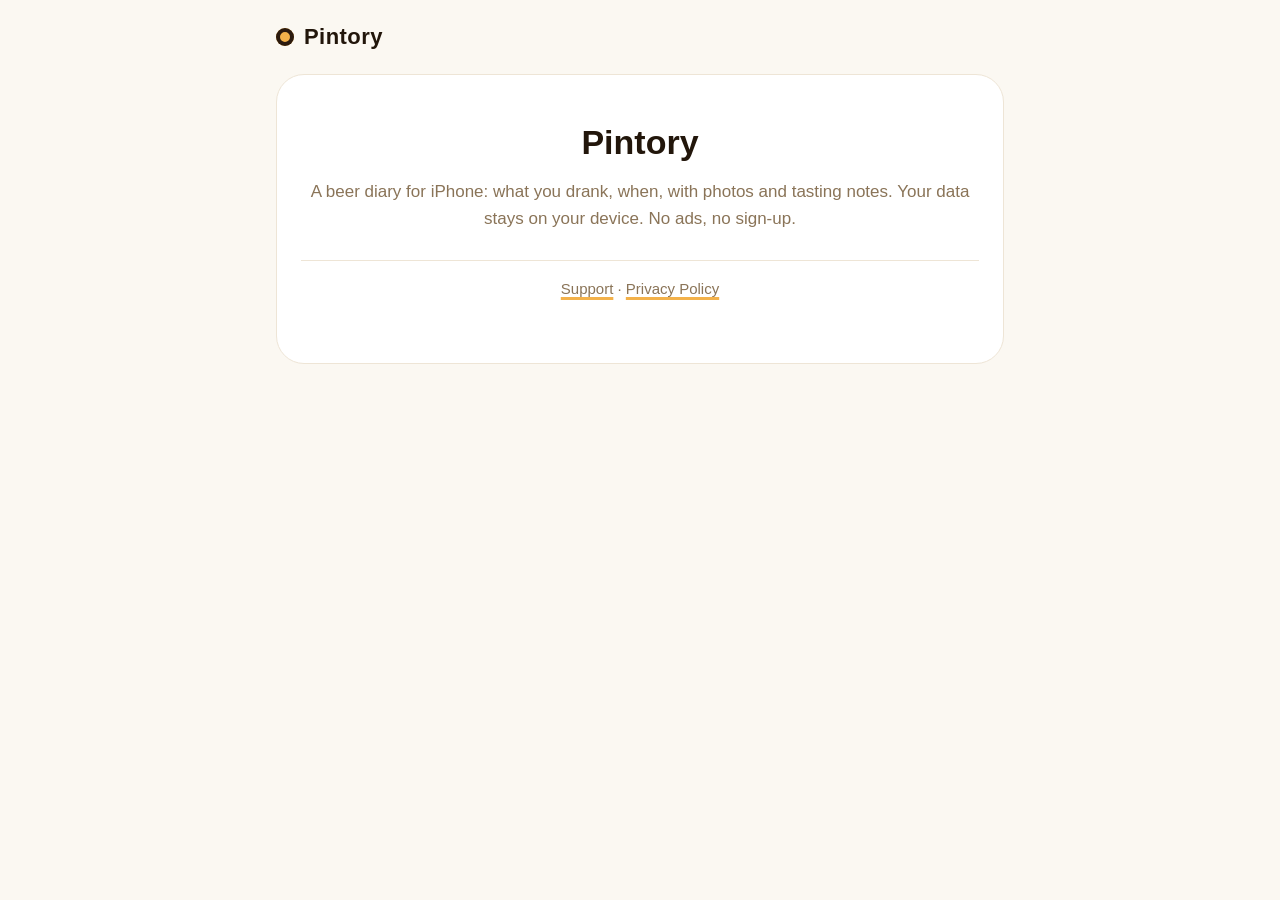
<file: pintory/index.html>
<!doctype html>
<html lang="en">
<head>
<meta charset="utf-8">
<meta name="viewport" content="width=device-width, initial-scale=1">
<title>Pintory — Beer Diary</title>
<link rel="stylesheet" href="style.css">
</head>
<body>
<header>
  <a class="brand" href="./"><span class="dot"></span>Pintory</a>
</header>
<main>
<section class="hero" style="display:block">
<h1>Pintory</h1>
<p>A beer diary for iPhone: what you drank, when, with photos and tasting notes. Your data stays on your device. No ads, no sign-up.</p>
<p class="links"><a href="support.html">Support</a> · <a href="privacy.html">Privacy Policy</a></p>
</section>
</main>
</body>
</html>
</file>
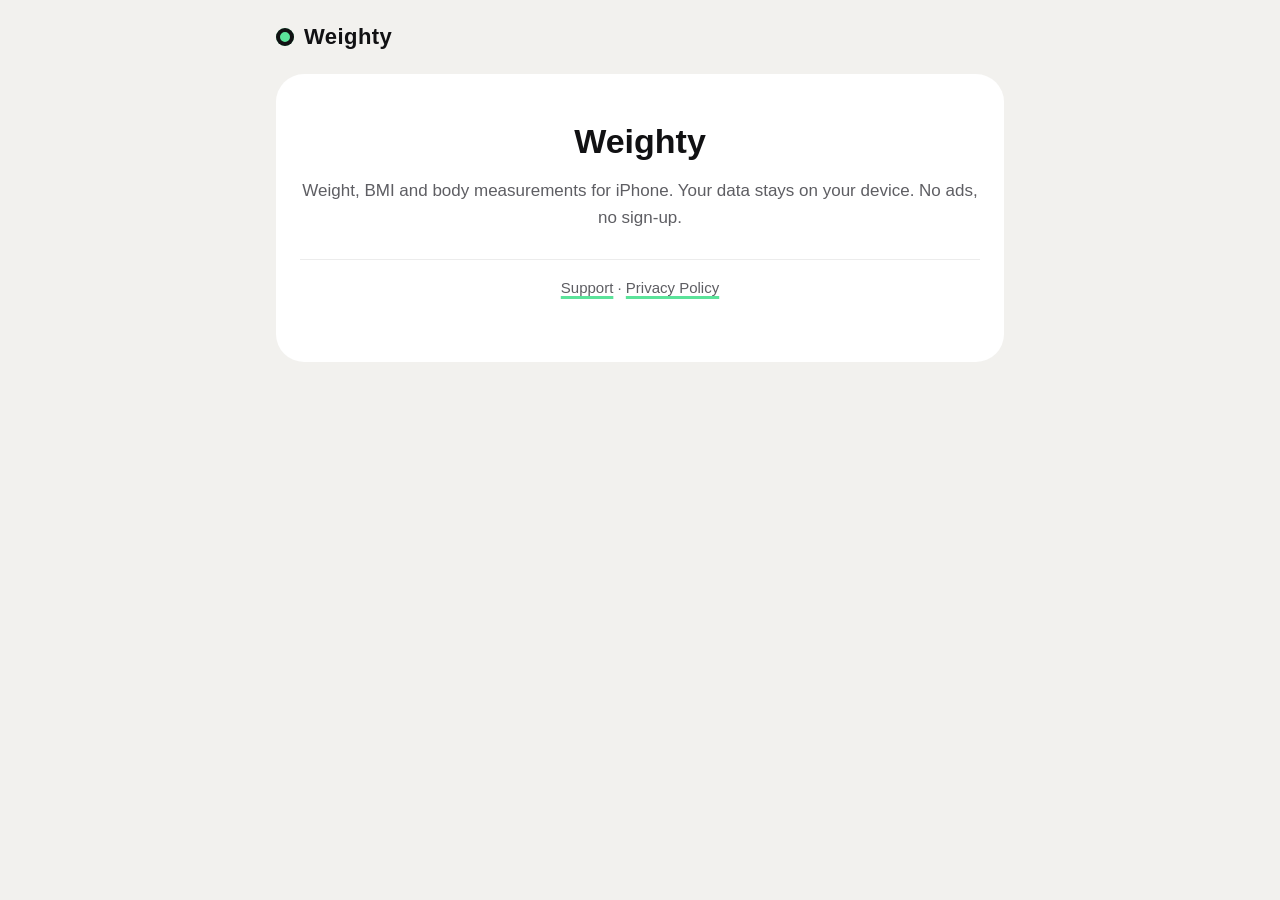
<file: weighty/index.html>
<!doctype html>
<html lang="en">
<head>
<meta charset="utf-8">
<meta name="viewport" content="width=device-width, initial-scale=1">
<title>Weighty — Weight &amp; BMI Tracker</title>
<link rel="stylesheet" href="style.css">
</head>
<body>
<header>
  <a class="brand" href="./"><span class="dot"></span>Weighty</a>
</header>
<main>
<section class="hero" style="display:block">
<h1>Weighty</h1>
<p>Weight, BMI and body measurements for iPhone. Your data stays on your device. No ads, no sign-up.</p>
<p class="links"><a href="support.html">Support</a> · <a href="privacy.html">Privacy Policy</a></p>
</section>
</main>
</body>
</html>
</file>
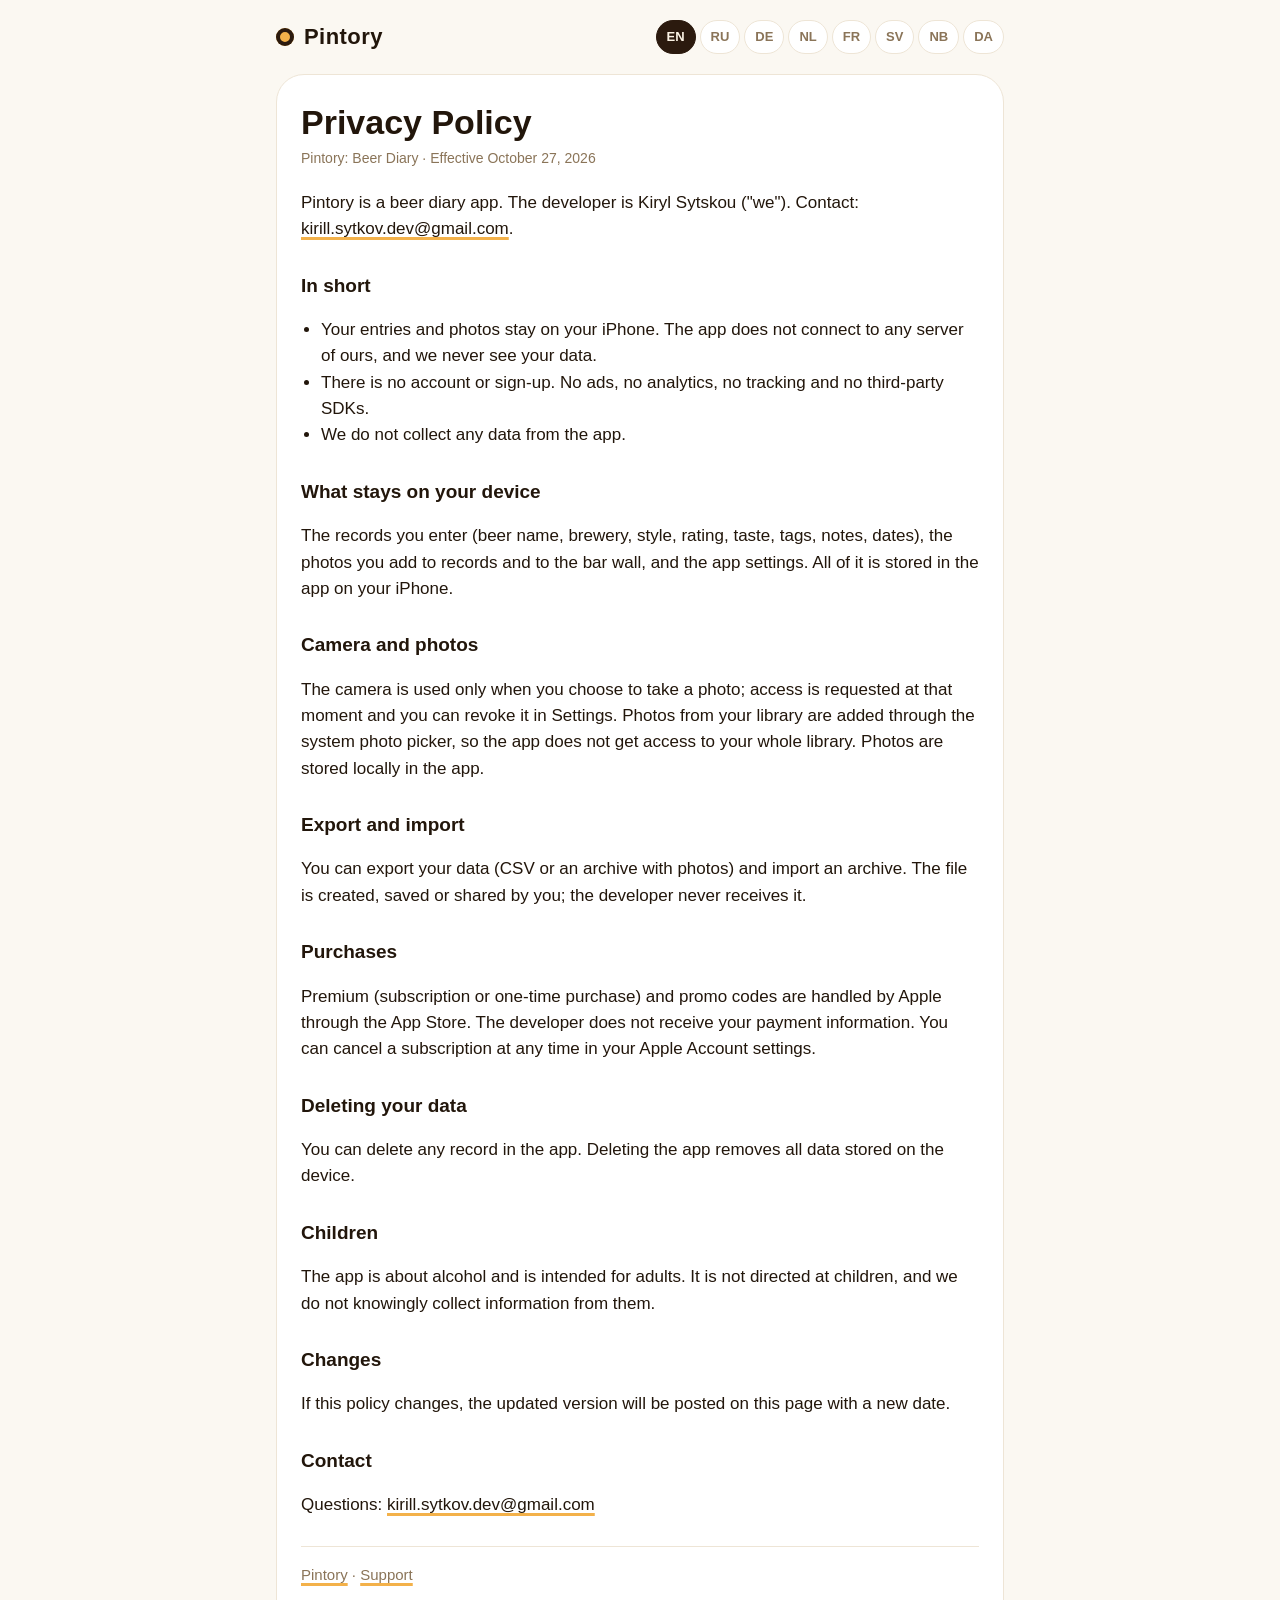
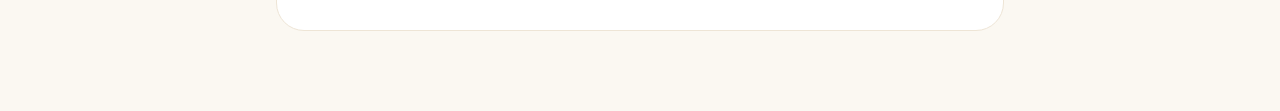
<file: pintory/privacy.html>
<!doctype html>
<html lang="en">
<head>
<meta charset="utf-8">
<meta name="viewport" content="width=device-width, initial-scale=1">
<title>Pintory — Privacy Policy</title>
<link rel="stylesheet" href="style.css">
</head>
<body>
<header>
  <a class="brand" href="./"><span class="dot"></span>Pintory</a>
  <nav class="langs">
    <a href="#en">EN</a><a href="#ru">RU</a><a href="#de">DE</a><a href="#nl">NL</a><a href="#fr">FR</a><a href="#sv">SV</a><a href="#nb">NB</a><a href="#da">DA</a>
  </nav>
</header>
<main>

<section id="en" lang="en">
<h1>Privacy Policy</h1>
<p class="meta">Pintory: Beer Diary · Effective October 27, 2026</p>
<p>Pintory is a beer diary app. The developer is Kiryl Sytskou ("we"). Contact: <a href="mailto:kirill.sytkov.dev@gmail.com">kirill.sytkov.dev@gmail.com</a>.</p>
<h2>In short</h2>
<ul>
<li>Your entries and photos stay on your iPhone. The app does not connect to any server of ours, and we never see your data.</li>
<li>There is no account or sign-up. No ads, no analytics, no tracking and no third-party SDKs.</li>
<li>We do not collect any data from the app.</li>
</ul>
<h2>What stays on your device</h2>
<p>The records you enter (beer name, brewery, style, rating, taste, tags, notes, dates), the photos you add to records and to the bar wall, and the app settings. All of it is stored in the app on your iPhone.</p>
<h2>Camera and photos</h2>
<p>The camera is used only when you choose to take a photo; access is requested at that moment and you can revoke it in Settings. Photos from your library are added through the system photo picker, so the app does not get access to your whole library. Photos are stored locally in the app.</p>
<h2>Export and import</h2>
<p>You can export your data (CSV or an archive with photos) and import an archive. The file is created, saved or shared by you; the developer never receives it.</p>
<h2>Purchases</h2>
<p>Premium (subscription or one-time purchase) and promo codes are handled by Apple through the App Store. The developer does not receive your payment information. You can cancel a subscription at any time in your Apple Account settings.</p>
<h2>Deleting your data</h2>
<p>You can delete any record in the app. Deleting the app removes all data stored on the device.</p>
<h2>Children</h2>
<p>The app is about alcohol and is intended for adults. It is not directed at children, and we do not knowingly collect information from them.</p>
<h2>Changes</h2>
<p>If this policy changes, the updated version will be posted on this page with a new date.</p>
<h2>Contact</h2>
<p>Questions: <a href="mailto:kirill.sytkov.dev@gmail.com">kirill.sytkov.dev@gmail.com</a></p>
<p class="links"><a href="./">Pintory</a> · <a href="support.html">Support</a></p>
</section>

<section id="ru" lang="ru">
<h1>Политика конфиденциальности</h1>
<p class="meta">Pintory: дневник пива · Действует с 27 октября 2026</p>
<p>Pintory — приложение-дневник пива. Разработчик — Kiryl Sytskou («мы»). Контакт: <a href="mailto:kirill.sytkov.dev@gmail.com">kirill.sytkov.dev@gmail.com</a>.</p>
<h2>Коротко</h2>
<ul>
<li>Ваши записи и фото остаются на вашем iPhone. Приложение не обращается к нашим серверам, и мы никогда не видим ваши данные.</li>
<li>Аккаунта и регистрации нет. Нет рекламы, аналитики, трекинга и сторонних SDK.</li>
<li>Мы не собираем никаких данных из приложения.</li>
</ul>
<h2>Что хранится на устройстве</h2>
<p>Записи, которые вы вносите (название пива, пивоварня, стиль, оценка, вкус, теги, заметки, даты), фото, добавленные к записям и на стену бара, и настройки приложения. Всё это хранится в приложении на вашем iPhone.</p>
<h2>Камера и фото</h2>
<p>Камера используется, только когда вы сами решаете сделать снимок; доступ запрашивается в этот момент, и его можно отозвать в Настройках. Фото из библиотеки добавляются через системный выбор фото, поэтому приложение не получает доступ ко всей библиотеке. Фото хранятся локально в приложении.</p>
<h2>Экспорт и импорт</h2>
<p>Вы можете экспортировать данные (CSV или архив с фото) и импортировать архив. Файл создаёте, сохраняете или отправляете вы сами; разработчик его не получает.</p>
<h2>Покупки</h2>
<p>Premium (подписка или разовая покупка) и промокоды обрабатывает Apple через App Store. Разработчик не получает ваши платёжные данные. Подписку можно отменить в любой момент в настройках вашей учётной записи Apple.</p>
<h2>Удаление данных</h2>
<p>Вы можете удалить любую запись в приложении. Удаление приложения стирает все данные на устройстве.</p>
<h2>Дети</h2>
<p>Приложение посвящено алкоголю и рассчитано на взрослых. Оно не предназначено для детей, и мы намеренно не собираем их данные.</p>
<h2>Изменения</h2>
<p>Если политика изменится, новая версия появится на этой странице с новой датой.</p>
<h2>Контакты</h2>
<p>Вопросы: <a href="mailto:kirill.sytkov.dev@gmail.com">kirill.sytkov.dev@gmail.com</a></p>
<p class="links"><a href="./">Pintory</a> · <a href="support.html">Поддержка</a></p>
</section>

<section id="de" lang="de">
<h1>Datenschutzerklärung</h1>
<p class="meta">Pintory: Biertagebuch · Gültig ab 27. Oktober 2026</p>
<p>Pintory ist eine Biertagebuch-App. Entwickler ist Kiryl Sytskou („wir“). Kontakt: <a href="mailto:kirill.sytkov.dev@gmail.com">kirill.sytkov.dev@gmail.com</a>.</p>
<h2>Kurz gesagt</h2>
<ul>
<li>Ihre Einträge und Fotos bleiben auf Ihrem iPhone. Die App verbindet sich nicht mit Servern von uns, und wir sehen Ihre Daten nie.</li>
<li>Es gibt kein Konto und keine Registrierung. Keine Werbung, keine Analyse, kein Tracking und keine SDKs von Drittanbietern.</li>
<li>Wir erheben keine Daten aus der App.</li>
</ul>
<h2>Was auf Ihrem Gerät bleibt</h2>
<p>Die von Ihnen eingegebenen Einträge (Biername, Brauerei, Stil, Bewertung, Geschmack, Tags, Notizen, Daten), die Fotos, die Sie zu Einträgen und zur Bar-Wand hinzufügen, und die App-Einstellungen. Alles wird in der App auf Ihrem iPhone gespeichert.</p>
<h2>Kamera und Fotos</h2>
<p>Die Kamera wird nur verwendet, wenn Sie selbst ein Foto aufnehmen; der Zugriff wird in diesem Moment angefragt und kann in den Einstellungen widerrufen werden. Fotos aus der Mediathek werden über die System-Fotoauswahl hinzugefügt, die App erhält also keinen Zugriff auf Ihre gesamte Mediathek. Fotos werden lokal in der App gespeichert.</p>
<h2>Export und Import</h2>
<p>Sie können Ihre Daten exportieren (CSV oder ein Archiv mit Fotos) und ein Archiv importieren. Die Datei wird von Ihnen erstellt, gespeichert oder geteilt; der Entwickler erhält sie nie.</p>
<h2>Käufe</h2>
<p>Premium (Abonnement oder Einmalkauf) und Aktionscodes werden von Apple über den App Store abgewickelt. Der Entwickler erhält Ihre Zahlungsinformationen nicht. Ein Abonnement können Sie jederzeit in den Einstellungen Ihres Apple-Kontos kündigen.</p>
<h2>Löschen Ihrer Daten</h2>
<p>Sie können jeden Eintrag in der App löschen. Wenn Sie die App löschen, werden alle auf dem Gerät gespeicherten Daten entfernt.</p>
<h2>Kinder</h2>
<p>Die App behandelt Alkohol und ist für Erwachsene gedacht. Sie richtet sich nicht an Kinder, und wir erheben wissentlich keine Daten von ihnen.</p>
<h2>Änderungen</h2>
<p>Ändert sich diese Erklärung, wird die aktualisierte Fassung mit neuem Datum auf dieser Seite veröffentlicht.</p>
<h2>Kontakt</h2>
<p>Fragen: <a href="mailto:kirill.sytkov.dev@gmail.com">kirill.sytkov.dev@gmail.com</a></p>
<p class="links"><a href="./">Pintory</a> · <a href="support.html">Support</a></p>
</section>

<section id="nl" lang="nl">
<h1>Privacybeleid</h1>
<p class="meta">Pintory: bierdagboek · Geldig vanaf 27 oktober 2026</p>
<p>Pintory is een bierdagboek-app. De ontwikkelaar is Kiryl Sytskou (“wij”). Contact: <a href="mailto:kirill.sytkov.dev@gmail.com">kirill.sytkov.dev@gmail.com</a>.</p>
<h2>In het kort</h2>
<ul>
<li>Je items en foto’s blijven op je iPhone. De app maakt geen verbinding met servers van ons, en wij zien je gegevens nooit.</li>
<li>Er is geen account of registratie. Geen advertenties, geen analyse, geen tracking en geen sdk’s van derden.</li>
<li>Wij verzamelen geen gegevens uit de app.</li>
</ul>
<h2>Wat op je apparaat blijft</h2>
<p>De items die je invoert (biernaam, brouwerij, stijl, beoordeling, smaak, tags, notities, data), de foto’s die je aan items en aan de barwand toevoegt, en de instellingen van de app. Alles wordt in de app op je iPhone opgeslagen.</p>
<h2>Camera en foto’s</h2>
<p>De camera wordt alleen gebruikt als je zelf een foto maakt; toegang wordt op dat moment gevraagd en kun je intrekken in Instellingen. Foto’s uit je bibliotheek voeg je toe via de systeemfotokiezer, dus de app krijgt geen toegang tot je hele bibliotheek. Foto’s worden lokaal in de app opgeslagen.</p>
<h2>Exporteren en importeren</h2>
<p>Je kunt je gegevens exporteren (CSV of een archief met foto’s) en een archief importeren. Het bestand wordt door jou aangemaakt, opgeslagen of gedeeld; de ontwikkelaar ontvangt het nooit.</p>
<h2>Aankopen</h2>
<p>Premium (abonnement of eenmalige aankoop) en promotiecodes worden door Apple verwerkt via de App Store. De ontwikkelaar ontvangt je betaalgegevens niet. Je kunt een abonnement op elk moment opzeggen in de instellingen van je Apple-account.</p>
<h2>Je gegevens verwijderen</h2>
<p>Je kunt elk item in de app verwijderen. Als je de app verwijdert, worden alle gegevens op het apparaat gewist.</p>
<h2>Kinderen</h2>
<p>De app gaat over alcohol en is bedoeld voor volwassenen. Ze is niet op kinderen gericht en we verzamelen niet bewust hun gegevens.</p>
<h2>Wijzigingen</h2>
<p>Als dit beleid verandert, plaatsen we de nieuwe versie met een nieuwe datum op deze pagina.</p>
<h2>Contact</h2>
<p>Vragen: <a href="mailto:kirill.sytkov.dev@gmail.com">kirill.sytkov.dev@gmail.com</a></p>
<p class="links"><a href="./">Pintory</a> · <a href="support.html">Support</a></p>
</section>

<section id="fr" lang="fr">
<h1>Politique de confidentialité</h1>
<p class="meta">Pintory : carnet de bières · En vigueur depuis le 27 octobre 2026</p>
<p>Pintory est une app de carnet de bières. Le développeur est Kiryl Sytskou (« nous »). Contact : <a href="mailto:kirill.sytkov.dev@gmail.com">kirill.sytkov.dev@gmail.com</a>.</p>
<h2>En bref</h2>
<ul>
<li>Vos entrées et vos photos restent sur votre iPhone. L’app ne se connecte à aucun de nos serveurs et nous ne voyons jamais vos données.</li>
<li>Il n’y a ni compte ni inscription. Ni publicité, ni analyse, ni suivi, ni SDK tiers.</li>
<li>Nous ne collectons aucune donnée depuis l’app.</li>
</ul>
<h2>Ce qui reste sur votre appareil</h2>
<p>Les entrées que vous saisissez (nom de la bière, brasserie, style, note, goût, tags, remarques, dates), les photos que vous ajoutez aux entrées et au mur du bar, et les réglages de l’app. Tout est stocké dans l’app sur votre iPhone.</p>
<h2>Appareil photo et photos</h2>
<p>L’appareil photo n’est utilisé que lorsque vous choisissez de prendre une photo ; l’accès est demandé à ce moment-là et vous pouvez le retirer dans Réglages. Les photos de votre photothèque sont ajoutées via le sélecteur de photos du système : l’app n’a donc pas accès à toute votre photothèque. Les photos sont stockées localement dans l’app.</p>
<h2>Export et import</h2>
<p>Vous pouvez exporter vos données (CSV ou archive avec photos) et importer une archive. Le fichier est créé, enregistré ou partagé par vous ; le développeur ne le reçoit jamais.</p>
<h2>Achats</h2>
<p>Premium (abonnement ou achat unique) et les codes promo sont gérés par Apple via l’App Store. Le développeur ne reçoit pas vos informations de paiement. Vous pouvez résilier un abonnement à tout moment dans les réglages de votre compte Apple.</p>
<h2>Suppression de vos données</h2>
<p>Vous pouvez supprimer n’importe quelle entrée dans l’app. Supprimer l’app efface toutes les données stockées sur l’appareil.</p>
<h2>Enfants</h2>
<p>L’app traite de l’alcool et est destinée aux adultes. Elle ne s’adresse pas aux enfants et nous ne collectons pas sciemment leurs informations.</p>
<h2>Modifications</h2>
<p>Si cette politique change, la version mise à jour sera publiée sur cette page avec une nouvelle date.</p>
<h2>Contact</h2>
<p>Questions : <a href="mailto:kirill.sytkov.dev@gmail.com">kirill.sytkov.dev@gmail.com</a></p>
<p class="links"><a href="./">Pintory</a> · <a href="support.html">Assistance</a></p>
</section>

<section id="sv" lang="sv">
<h1>Integritetspolicy</h1>
<p class="meta">Pintory: ölpärm · Gäller från 27 oktober 2026</p>
<p>Pintory är en app för en ölpärm. Utvecklare är Kiryl Sytskou (”vi”). Kontakt: <a href="mailto:kirill.sytkov.dev@gmail.com">kirill.sytkov.dev@gmail.com</a>.</p>
<h2>Kort sagt</h2>
<ul>
<li>Dina poster och foton stannar på din iPhone. Appen ansluter inte till någon av våra servrar och vi ser aldrig dina data.</li>
<li>Det finns inget konto och ingen registrering. Ingen reklam, ingen analys, ingen spårning och inga tredjeparts-SDK:er.</li>
<li>Vi samlar inte in några data från appen.</li>
</ul>
<h2>Vad som stannar på din enhet</h2>
<p>De poster du skriver in (ölets namn, bryggeri, stil, betyg, smak, taggar, anteckningar, datum), de foton du lägger till i poster och på barens vägg samt appens inställningar. Allt lagras i appen på din iPhone.</p>
<h2>Kamera och foton</h2>
<p>Kameran används bara när du själv väljer att ta ett foto; åtkomst begärs i det ögonblicket och kan återkallas i Inställningar. Foton från ditt bibliotek läggs till via systemets fotoväljare, så appen får inte åtkomst till hela ditt bibliotek. Foton lagras lokalt i appen.</p>
<h2>Export och import</h2>
<p>Du kan exportera dina data (CSV eller ett arkiv med foton) och importera ett arkiv. Filen skapas, sparas eller delas av dig; utvecklaren får den aldrig.</p>
<h2>Köp</h2>
<p>Premium (prenumeration eller engångsköp) och kampanjkoder hanteras av Apple via App Store. Utvecklaren får inte dina betalningsuppgifter. Du kan säga upp en prenumeration när som helst i inställningarna för ditt Apple-konto.</p>
<h2>Radera dina data</h2>
<p>Du kan radera vilken post som helst i appen. Om du tar bort appen raderas alla data som lagrats på enheten.</p>
<h2>Barn</h2>
<p>Appen handlar om alkohol och är avsedd för vuxna. Den riktar sig inte till barn och vi samlar inte medvetet in information om dem.</p>
<h2>Ändringar</h2>
<p>Om policyn ändras publiceras den uppdaterade versionen på den här sidan med nytt datum.</p>
<h2>Kontakt</h2>
<p>Frågor: <a href="mailto:kirill.sytkov.dev@gmail.com">kirill.sytkov.dev@gmail.com</a></p>
<p class="links"><a href="./">Pintory</a> · <a href="support.html">Support</a></p>
</section>

<section id="nb" lang="nb">
<h1>Personvernerklæring</h1>
<p class="meta">Pintory: øldagbok · Gjelder fra 27. oktober 2026</p>
<p>Pintory er en øldagbok-app. Utvikleren er Kiryl Sytskou («vi»). Kontakt: <a href="mailto:kirill.sytkov.dev@gmail.com">kirill.sytkov.dev@gmail.com</a>.</p>
<h2>Kort fortalt</h2>
<ul>
<li>Oppføringene og bildene dine blir på iPhonen din. Appen kobler seg ikke til noen av serverne våre, og vi ser aldri dataene dine.</li>
<li>Det finnes ingen konto og ingen registrering. Ingen reklame, ingen analyse, ingen sporing og ingen tredjeparts-SDK-er.</li>
<li>Vi samler ikke inn data fra appen.</li>
</ul>
<h2>Hva som blir på enheten din</h2>
<p>Oppføringene du legger inn (ølnavn, bryggeri, stil, vurdering, smak, merkelapper, notater, datoer), bildene du legger til i oppføringer og på barens vegg, og innstillingene i appen. Alt lagres i appen på iPhonen din.</p>
<h2>Kamera og bilder</h2>
<p>Kameraet brukes bare når du selv velger å ta et bilde; tilgang spørres det om i det øyeblikket, og du kan trekke den tilbake i Innstillinger. Bilder fra biblioteket legges til via systemets bildevelger, så appen får ikke tilgang til hele biblioteket ditt. Bildene lagres lokalt i appen.</p>
<h2>Eksport og import</h2>
<p>Du kan eksportere dataene dine (CSV eller et arkiv med bilder) og importere et arkiv. Filen opprettes, lagres eller deles av deg; utvikleren mottar den aldri.</p>
<h2>Kjøp</h2>
<p>Premium (abonnement eller engangskjøp) og kampanjekoder håndteres av Apple via App Store. Utvikleren mottar ikke betalingsinformasjonen din. Du kan si opp et abonnement når som helst i innstillingene for Apple-kontoen din.</p>
<h2>Slette dataene dine</h2>
<p>Du kan slette hvilken som helst oppføring i appen. Når du sletter appen, fjernes alle data som er lagret på enheten.</p>
<h2>Barn</h2>
<p>Appen handler om alkohol og er ment for voksne. Den er ikke rettet mot barn, og vi samler ikke bevisst inn informasjon om dem.</p>
<h2>Endringer</h2>
<p>Hvis erklæringen endres, publiseres den oppdaterte versjonen på denne siden med ny dato.</p>
<h2>Kontakt</h2>
<p>Spørsmål: <a href="mailto:kirill.sytkov.dev@gmail.com">kirill.sytkov.dev@gmail.com</a></p>
<p class="links"><a href="./">Pintory</a> · <a href="support.html">Kundestøtte</a></p>
</section>

<section id="da" lang="da">
<h1>Privatlivspolitik</h1>
<p class="meta">Pintory: øldagbog · Gælder fra 27. oktober 2026</p>
<p>Pintory er en øldagbog-app. Udvikleren er Kiryl Sytskou (“vi”). Kontakt: <a href="mailto:kirill.sytkov.dev@gmail.com">kirill.sytkov.dev@gmail.com</a>.</p>
<h2>Kort fortalt</h2>
<ul>
<li>Dine poster og fotos bliver på din iPhone. Appen forbinder ikke til nogen af vores servere, og vi ser aldrig dine data.</li>
<li>Der er ingen konto og ingen tilmelding. Ingen reklamer, ingen analyse, ingen sporing og ingen tredjeparts-SDK’er.</li>
<li>Vi indsamler ingen data fra appen.</li>
</ul>
<h2>Hvad der bliver på din enhed</h2>
<p>De poster, du indtaster (øllets navn, bryggeri, stil, bedømmelse, smag, tags, noter, datoer), de fotos, du tilføjer til poster og til barens væg, og appens indstillinger. Alt gemmes i appen på din iPhone.</p>
<h2>Kamera og fotos</h2>
<p>Kameraet bruges kun, når du selv vælger at tage et foto; adgang bliver anmodet om i det øjeblik, og du kan tilbagekalde den i Indstillinger. Fotos fra dit bibliotek tilføjes via systemets fotovælger, så appen får ikke adgang til hele dit bibliotek. Fotos gemmes lokalt i appen.</p>
<h2>Eksport og import</h2>
<p>Du kan eksportere dine data (CSV eller et arkiv med fotos) og importere et arkiv. Filen oprettes, gemmes eller deles af dig; udvikleren modtager den aldrig.</p>
<h2>Køb</h2>
<p>Premium (abonnement eller engangskøb) og kampagnekoder håndteres af Apple via App Store. Udvikleren modtager ikke dine betalingsoplysninger. Du kan opsige et abonnement når som helst i indstillingerne for din Apple-konto.</p>
<h2>Sletning af dine data</h2>
<p>Du kan slette enhver post i appen. Når du sletter appen, fjernes alle data, der er gemt på enheden.</p>
<h2>Børn</h2>
<p>Appen handler om alkohol og er beregnet til voksne. Den er ikke rettet mod børn, og vi indsamler ikke bevidst oplysninger om dem.</p>
<h2>Ændringer</h2>
<p>Hvis politikken ændres, offentliggøres den opdaterede version på denne side med en ny dato.</p>
<h2>Kontakt</h2>
<p>Spørgsmål: <a href="mailto:kirill.sytkov.dev@gmail.com">kirill.sytkov.dev@gmail.com</a></p>
<p class="links"><a href="./">Pintory</a> · <a href="support.html">Support</a></p>
</section>

</main>
<script src="lang.js"></script>
</body>
</html>
</file>
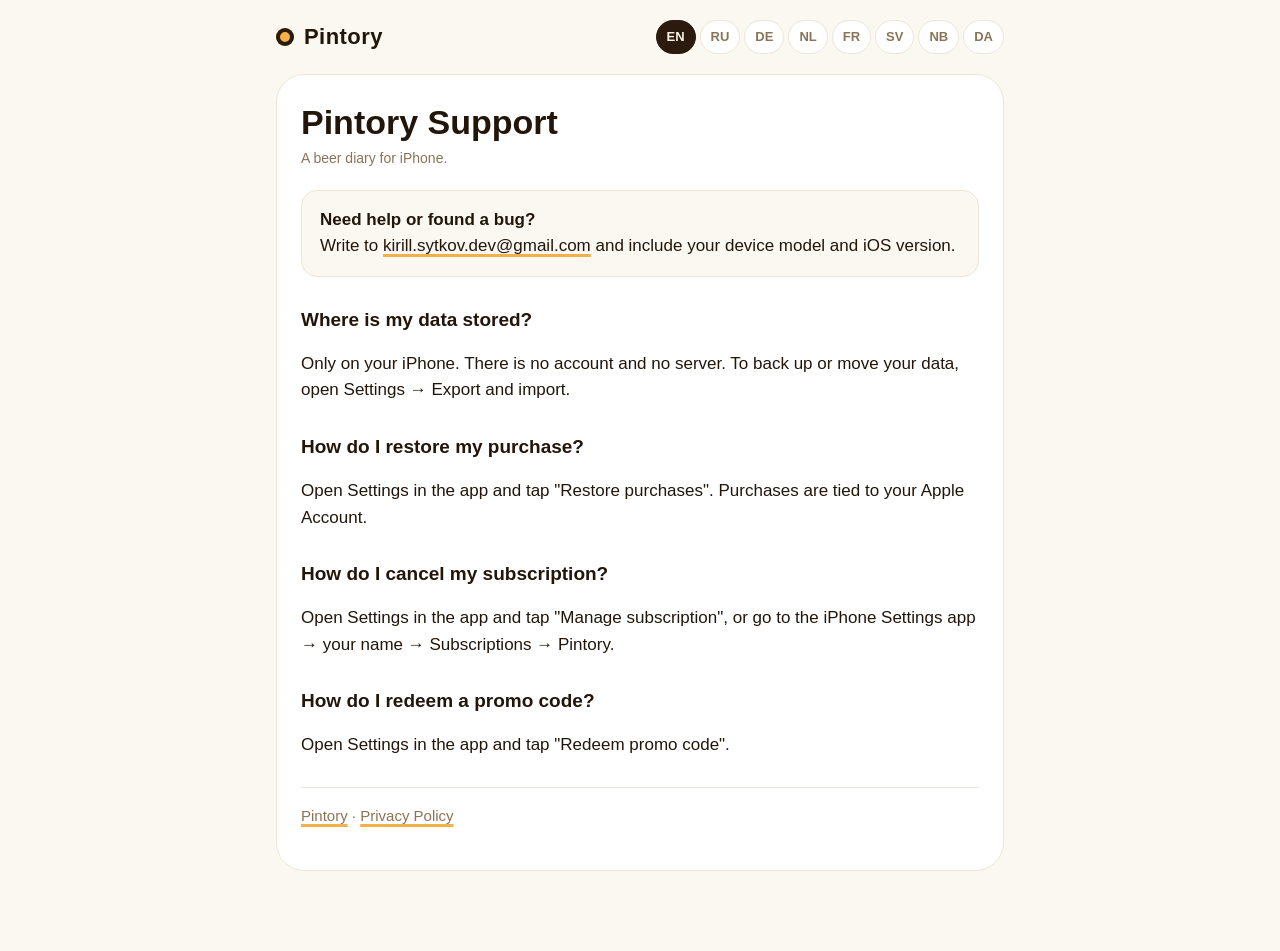
<file: pintory/support.html>
<!doctype html>
<html lang="en">
<head>
<meta charset="utf-8">
<meta name="viewport" content="width=device-width, initial-scale=1">
<title>Pintory — Support</title>
<link rel="stylesheet" href="style.css">
</head>
<body>
<header>
  <a class="brand" href="./"><span class="dot"></span>Pintory</a>
  <nav class="langs">
    <a href="#en">EN</a><a href="#ru">RU</a><a href="#de">DE</a><a href="#nl">NL</a><a href="#fr">FR</a><a href="#sv">SV</a><a href="#nb">NB</a><a href="#da">DA</a>
  </nav>
</header>
<main>

<section id="en" lang="en">
<h1>Pintory Support</h1>
<p class="meta">A beer diary for iPhone.</p>
<div class="contact"><p><b>Need help or found a bug?</b><br>
Write to <a href="mailto:kirill.sytkov.dev@gmail.com?subject=Pintory%20support">kirill.sytkov.dev@gmail.com</a> and include your device model and iOS version.</p></div>
<h2>Where is my data stored?</h2>
<p>Only on your iPhone. There is no account and no server. To back up or move your data, open Settings → Export and import.</p>
<h2>How do I restore my purchase?</h2>
<p>Open Settings in the app and tap "Restore purchases". Purchases are tied to your Apple Account.</p>
<h2>How do I cancel my subscription?</h2>
<p>Open Settings in the app and tap "Manage subscription", or go to the iPhone Settings app → your name → Subscriptions → Pintory.</p>
<h2>How do I redeem a promo code?</h2>
<p>Open Settings in the app and tap "Redeem promo code".</p>
<p class="links"><a href="./">Pintory</a> · <a href="privacy.html">Privacy Policy</a></p>
</section>

<section id="ru" lang="ru">
<h1>Поддержка Pintory</h1>
<p class="meta">Дневник пива для iPhone.</p>
<div class="contact"><p><b>Нужна помощь или нашли ошибку?</b><br>
Напишите на <a href="mailto:kirill.sytkov.dev@gmail.com?subject=Pintory%20support">kirill.sytkov.dev@gmail.com</a> и укажите модель устройства и версию iOS.</p></div>
<h2>Где хранятся мои данные?</h2>
<p>Только на вашем iPhone. Аккаунта и сервера нет. Чтобы сделать копию или перенести данные, откройте Настройки → «Экспорт и импорт».</p>
<h2>Как восстановить покупку?</h2>
<p>Откройте «Настройки» в приложении и нажмите «Восстановить покупки». Покупки привязаны к вашей учётной записи Apple.</p>
<h2>Как отменить подписку?</h2>
<p>Откройте «Настройки» в приложении и нажмите «Управлять подпиской» либо приложение «Настройки» на iPhone → ваше имя → Подписки → Pintory.</p>
<h2>Как активировать промокод?</h2>
<p>Откройте «Настройки» в приложении и нажмите «Ввести промокод».</p>
<p class="links"><a href="./">Pintory</a> · <a href="privacy.html">Политика конфиденциальности</a></p>
</section>

<section id="de" lang="de">
<h1>Pintory Support</h1>
<p class="meta">Ein Biertagebuch für das iPhone.</p>
<div class="contact"><p><b>Brauchen Sie Hilfe oder haben einen Fehler gefunden?</b><br>
Schreiben Sie an <a href="mailto:kirill.sytkov.dev@gmail.com?subject=Pintory%20support">kirill.sytkov.dev@gmail.com</a> und nennen Sie Gerätemodell und iOS-Version.</p></div>
<h2>Wo werden meine Daten gespeichert?</h2>
<p>Nur auf Ihrem iPhone. Es gibt kein Konto und keinen Server. Zum Sichern oder Übertragen öffnen Sie Einstellungen → „Export und Import“.</p>
<h2>Wie stelle ich meinen Kauf wieder her?</h2>
<p>Öffnen Sie in der App die Einstellungen und tippen Sie auf „Käufe wiederherstellen“. Käufe sind an Ihr Apple-Konto gebunden.</p>
<h2>Wie kündige ich mein Abonnement?</h2>
<p>Öffnen Sie in der App die Einstellungen und tippen Sie auf „Abo verwalten“, oder die App „Einstellungen“ auf dem iPhone → Ihr Name → Abonnements → Pintory.</p>
<h2>Wie löse ich einen Aktionscode ein?</h2>
<p>Öffnen Sie in der App die Einstellungen und tippen Sie auf „Aktionscode einlösen“.</p>
<p class="links"><a href="./">Pintory</a> · <a href="privacy.html">Datenschutzerklärung</a></p>
</section>

<section id="nl" lang="nl">
<h1>Pintory Support</h1>
<p class="meta">Een bierdagboek voor iPhone.</p>
<div class="contact"><p><b>Hulp nodig of een fout gevonden?</b><br>
Mail naar <a href="mailto:kirill.sytkov.dev@gmail.com?subject=Pintory%20support">kirill.sytkov.dev@gmail.com</a> en vermeld je apparaatmodel en iOS-versie.</p></div>
<h2>Waar worden mijn gegevens opgeslagen?</h2>
<p>Alleen op je iPhone. Er is geen account en geen server. Om een back-up te maken of gegevens te verplaatsen, open je Instellingen → “Exporteren en importeren”.</p>
<h2>Hoe herstel ik mijn aankoop?</h2>
<p>Open Instellingen in de app en tik op “Aankopen herstellen”. Aankopen zijn gekoppeld aan je Apple-account.</p>
<h2>Hoe zeg ik mijn abonnement op?</h2>
<p>Open Instellingen in de app en tik op “Abonnement beheren”, of open de app Instellingen op je iPhone → je naam → Abonnementen → Pintory.</p>
<h2>Hoe wissel ik een promotiecode in?</h2>
<p>Open Instellingen in de app en tik op “Actiecode inwisselen”.</p>
<p class="links"><a href="./">Pintory</a> · <a href="privacy.html">Privacybeleid</a></p>
</section>

<section id="fr" lang="fr">
<h1>Assistance Pintory</h1>
<p class="meta">Un carnet de bières pour iPhone.</p>
<div class="contact"><p><b>Besoin d’aide ou un bug à signaler ?</b><br>
Écrivez à <a href="mailto:kirill.sytkov.dev@gmail.com?subject=Pintory%20support">kirill.sytkov.dev@gmail.com</a> en indiquant le modèle de votre appareil et la version d’iOS.</p></div>
<h2>Où mes données sont-elles stockées ?</h2>
<p>Uniquement sur votre iPhone. Il n’y a ni compte ni serveur. Pour sauvegarder ou déplacer vos données, ouvrez Réglages → « Export et import ».</p>
<h2>Comment restaurer mon achat ?</h2>
<p>Ouvrez les réglages de l’app et touchez « Restaurer les achats ». Les achats sont liés à votre compte Apple.</p>
<h2>Comment résilier mon abonnement ?</h2>
<p>Ouvrez les réglages de l’app et touchez « Gérer l’abonnement », ou l’app Réglages de l’iPhone → votre nom → Abonnements → Pintory.</p>
<h2>Comment utiliser un code promo ?</h2>
<p>Ouvrez les réglages de l’app et touchez « Utiliser un code promo ».</p>
<p class="links"><a href="./">Pintory</a> · <a href="privacy.html">Politique de confidentialité</a></p>
</section>

<section id="sv" lang="sv">
<h1>Pintory Support</h1>
<p class="meta">En ölpärm för iPhone.</p>
<div class="contact"><p><b>Behöver du hjälp eller har du hittat ett fel?</b><br>
Skriv till <a href="mailto:kirill.sytkov.dev@gmail.com?subject=Pintory%20support">kirill.sytkov.dev@gmail.com</a> och ange enhetsmodell och iOS-version.</p></div>
<h2>Var lagras mina data?</h2>
<p>Bara på din iPhone. Det finns inget konto och ingen server. Om du vill säkerhetskopiera eller flytta dina data öppnar du Inställningar → ”Export och import”.</p>
<h2>Hur återställer jag mitt köp?</h2>
<p>Öppna Inställningar i appen och tryck på ”Återställ köp”. Köp är knutna till ditt Apple-konto.</p>
<h2>Hur säger jag upp min prenumeration?</h2>
<p>Öppna Inställningar i appen och tryck på ”Hantera prenumeration”, eller appen Inställningar på iPhone → ditt namn → Prenumerationer → Pintory.</p>
<h2>Hur löser jag in en kampanjkod?</h2>
<p>Öppna Inställningar i appen och tryck på ”Lös in kampanjkod”.</p>
<p class="links"><a href="./">Pintory</a> · <a href="privacy.html">Integritetspolicy</a></p>
</section>

<section id="nb" lang="nb">
<h1>Pintory kundestøtte</h1>
<p class="meta">En øldagbok for iPhone.</p>
<div class="contact"><p><b>Trenger du hjelp eller har du funnet en feil?</b><br>
Skriv til <a href="mailto:kirill.sytkov.dev@gmail.com?subject=Pintory%20support">kirill.sytkov.dev@gmail.com</a> og oppgi enhetsmodell og iOS-versjon.</p></div>
<h2>Hvor lagres dataene mine?</h2>
<p>Bare på iPhonen din. Det finnes ingen konto og ingen server. For å sikkerhetskopiere eller flytte dataene åpner du Innstillinger → «Eksport og import».</p>
<h2>Hvordan gjenoppretter jeg kjøpet mitt?</h2>
<p>Åpne Innstillinger i appen og trykk på «Gjenopprett kjøp». Kjøp er knyttet til Apple-kontoen din.</p>
<h2>Hvordan sier jeg opp abonnementet?</h2>
<p>Åpne Innstillinger i appen og trykk på «Administrer abonnement», eller Innstillinger-appen på iPhone → navnet ditt → Abonnementer → Pintory.</p>
<h2>Hvordan løser jeg inn en kampanjekode?</h2>
<p>Åpne Innstillinger i appen og trykk på «Løs inn kampanjekode».</p>
<p class="links"><a href="./">Pintory</a> · <a href="privacy.html">Personvernerklæring</a></p>
</section>

<section id="da" lang="da">
<h1>Pintory support</h1>
<p class="meta">En øldagbog til iPhone.</p>
<div class="contact"><p><b>Brug for hjælp eller fundet en fejl?</b><br>
Skriv til <a href="mailto:kirill.sytkov.dev@gmail.com?subject=Pintory%20support">kirill.sytkov.dev@gmail.com</a> og oplys enhedsmodel og iOS-version.</p></div>
<h2>Hvor gemmes mine data?</h2>
<p>Kun på din iPhone. Der er ingen konto og ingen server. Hvis du vil sikkerhedskopiere eller flytte dine data, åbner du Indstillinger → “Eksport og import”.</p>
<h2>Hvordan gendanner jeg mit køb?</h2>
<p>Åbn Indstillinger i appen, og tryk på “Gendan køb”. Køb er knyttet til din Apple-konto.</p>
<h2>Hvordan opsiger jeg mit abonnement?</h2>
<p>Åbn Indstillinger i appen, og tryk på “Administrer abonnement”, eller appen Indstillinger på iPhone → dit navn → Abonnementer → Pintory.</p>
<h2>Hvordan indløser jeg en kampagnekode?</h2>
<p>Åbn Indstillinger i appen, og tryk på “Indløs kampagnekode”.</p>
<p class="links"><a href="./">Pintory</a> · <a href="privacy.html">Privatlivspolitik</a></p>
</section>

</main>
<script src="lang.js"></script>
</body>
</html>
</file>
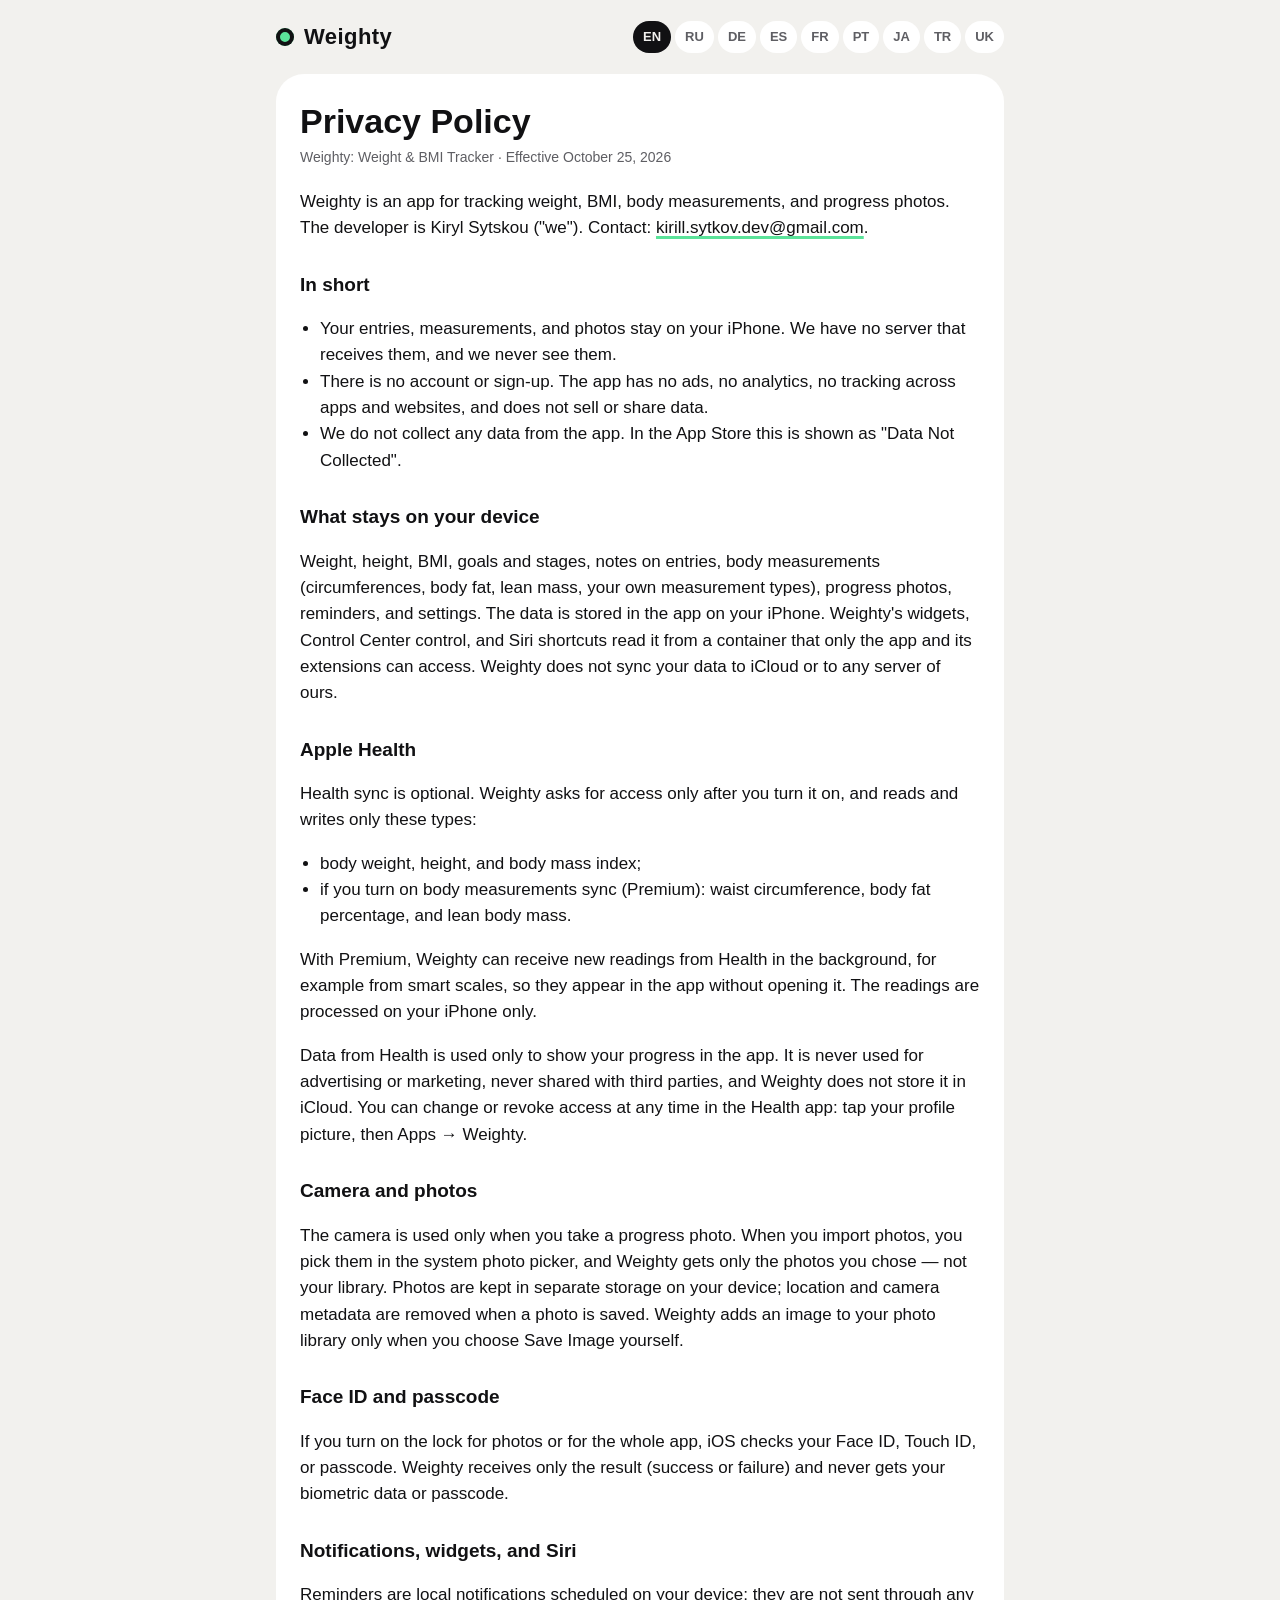
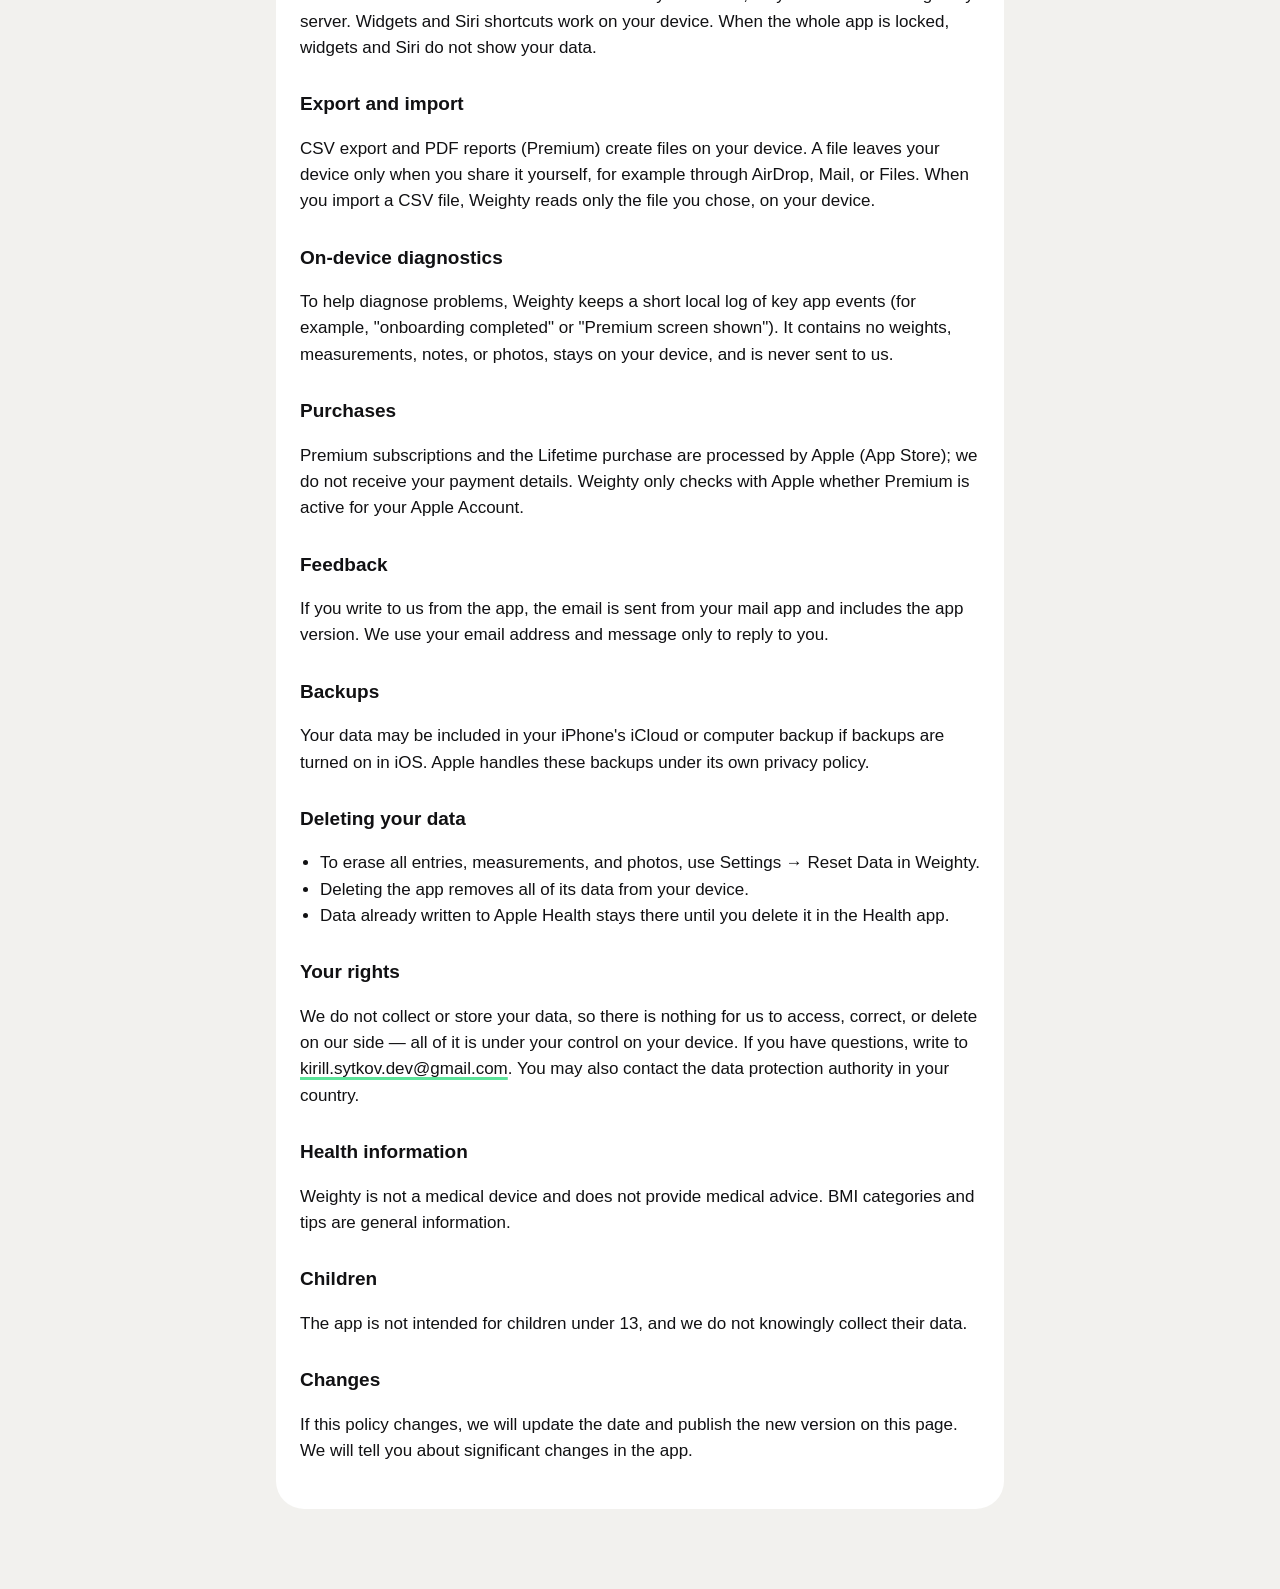
<file: weighty/privacy.html>
<!doctype html>
<html lang="en">
<head>
<meta charset="utf-8">
<meta name="viewport" content="width=device-width, initial-scale=1">
<title>Weighty — Privacy Policy</title>
<link rel="stylesheet" href="style.css">
</head>
<body>
<header>
  <a class="brand" href="./"><span class="dot"></span>Weighty</a>
  <nav class="langs">
    <a href="#en">EN</a><a href="#ru">RU</a><a href="#de">DE</a><a href="#es">ES</a><a href="#fr">FR</a><a href="#pt">PT</a><a href="#ja">JA</a><a href="#tr">TR</a><a href="#uk">UK</a>
  </nav>
</header>
<main>

<section id="en" lang="en">
<h1>Privacy Policy</h1>
<p class="meta">Weighty: Weight &amp; BMI Tracker · Effective October 25, 2026</p>
<p>Weighty is an app for tracking weight, BMI, body measurements, and progress photos. The developer is Kiryl Sytskou ("we"). Contact: <a href="mailto:kirill.sytkov.dev@gmail.com">kirill.sytkov.dev@gmail.com</a>.</p>
<h2>In short</h2>
<ul>
<li>Your entries, measurements, and photos stay on your iPhone. We have no server that receives them, and we never see them.</li>
<li>There is no account or sign-up. The app has no ads, no analytics, no tracking across apps and websites, and does not sell or share data.</li>
<li>We do not collect any data from the app. In the App Store this is shown as "Data Not Collected".</li>
</ul>
<h2>What stays on your device</h2>
<p>Weight, height, BMI, goals and stages, notes on entries, body measurements (circumferences, body fat, lean mass, your own measurement types), progress photos, reminders, and settings. The data is stored in the app on your iPhone. Weighty's widgets, Control Center control, and Siri shortcuts read it from a container that only the app and its extensions can access. Weighty does not sync your data to iCloud or to any server of ours.</p>
<h2>Apple Health</h2>
<p>Health sync is optional. Weighty asks for access only after you turn it on, and reads and writes only these types:</p>
<ul>
<li>body weight, height, and body mass index;</li>
<li>if you turn on body measurements sync (Premium): waist circumference, body fat percentage, and lean body mass.</li>
</ul>
<p>With Premium, Weighty can receive new readings from Health in the background, for example from smart scales, so they appear in the app without opening it. The readings are processed on your iPhone only.</p>
<p>Data from Health is used only to show your progress in the app. It is never used for advertising or marketing, never shared with third parties, and Weighty does not store it in iCloud. You can change or revoke access at any time in the Health app: tap your profile picture, then Apps → Weighty.</p>
<h2>Camera and photos</h2>
<p>The camera is used only when you take a progress photo. When you import photos, you pick them in the system photo picker, and Weighty gets only the photos you chose — not your library. Photos are kept in separate storage on your device; location and camera metadata are removed when a photo is saved. Weighty adds an image to your photo library only when you choose Save Image yourself.</p>
<h2>Face ID and passcode</h2>
<p>If you turn on the lock for photos or for the whole app, iOS checks your Face ID, Touch ID, or passcode. Weighty receives only the result (success or failure) and never gets your biometric data or passcode.</p>
<h2>Notifications, widgets, and Siri</h2>
<p>Reminders are local notifications scheduled on your device; they are not sent through any server. Widgets and Siri shortcuts work on your device. When the whole app is locked, widgets and Siri do not show your data.</p>
<h2>Export and import</h2>
<p>CSV export and PDF reports (Premium) create files on your device. A file leaves your device only when you share it yourself, for example through AirDrop, Mail, or Files. When you import a CSV file, Weighty reads only the file you chose, on your device.</p>
<h2>On-device diagnostics</h2>
<p>To help diagnose problems, Weighty keeps a short local log of key app events (for example, "onboarding completed" or "Premium screen shown"). It contains no weights, measurements, notes, or photos, stays on your device, and is never sent to us.</p>
<h2>Purchases</h2>
<p>Premium subscriptions and the Lifetime purchase are processed by Apple (App Store); we do not receive your payment details. Weighty only checks with Apple whether Premium is active for your Apple Account.</p>
<h2>Feedback</h2>
<p>If you write to us from the app, the email is sent from your mail app and includes the app version. We use your email address and message only to reply to you.</p>
<h2>Backups</h2>
<p>Your data may be included in your iPhone's iCloud or computer backup if backups are turned on in iOS. Apple handles these backups under its own privacy policy.</p>
<h2>Deleting your data</h2>
<ul>
<li>To erase all entries, measurements, and photos, use Settings → Reset Data in Weighty.</li>
<li>Deleting the app removes all of its data from your device.</li>
<li>Data already written to Apple Health stays there until you delete it in the Health app.</li>
</ul>
<h2>Your rights</h2>
<p>We do not collect or store your data, so there is nothing for us to access, correct, or delete on our side — all of it is under your control on your device. If you have questions, write to <a href="mailto:kirill.sytkov.dev@gmail.com">kirill.sytkov.dev@gmail.com</a>. You may also contact the data protection authority in your country.</p>
<h2>Health information</h2>
<p>Weighty is not a medical device and does not provide medical advice. BMI categories and tips are general information.</p>
<h2>Children</h2>
<p>The app is not intended for children under 13, and we do not knowingly collect their data.</p>
<h2>Changes</h2>
<p>If this policy changes, we will update the date and publish the new version on this page. We will tell you about significant changes in the app.</p>
</section>

<section id="ru" lang="ru">
<h1>Политика конфиденциальности</h1>
<p class="meta">Weighty: трекер веса и ИМТ · действует с 25 октября 2026 г.</p>
<p>Weighty — приложение для учёта веса, ИМТ, замеров тела и фото прогресса. Разработчик — Kiryl Sytskou («мы»). Связь: <a href="mailto:kirill.sytkov.dev@gmail.com">kirill.sytkov.dev@gmail.com</a>.</p>
<h2>Коротко</h2>
<ul>
<li>Ваши записи, замеры и фотографии хранятся на вашем iPhone. У нас нет сервера, куда они попадали бы, и мы их не видим.</li>
<li>Нет аккаунта и регистрации. В приложении нет рекламы, аналитики, отслеживания между приложениями и сайтами, мы не продаём и никому не передаём данные.</li>
<li>Мы не собираем никаких данных из приложения. В App Store это обозначено как «Данные не собираются».</li>
</ul>
<h2>Что хранится на устройстве</h2>
<p>Вес, рост, ИМТ, цели и этапы, заметки к записям, замеры тела (обхваты, процент жира, сухая масса, ваши собственные виды замеров), фото прогресса, напоминания и настройки. Данные лежат в приложении на вашем iPhone. Виджеты Weighty, кнопка в Пункте управления и команды Siri читают их из контейнера, к которому есть доступ только у приложения и его расширений. Weighty не синхронизирует ваши данные с iCloud и не отправляет их на наши серверы.</p>
<h2>Apple Здоровье</h2>
<p>Синхронизация со «Здоровьем» — по желанию. Weighty запрашивает доступ только после того, как вы её включите, и читает и записывает только эти данные:</p>
<ul>
<li>вес, рост и индекс массы тела;</li>
<li>если вы включите синхронизацию замеров тела (Premium): обхват талии, процент жира и сухую массу тела.</li>
</ul>
<p>С Premium Weighty может получать новые показания из «Здоровья» в фоне, например с умных весов, чтобы они появлялись в приложении без его открытия. Показания обрабатываются только на вашем iPhone.</p>
<p>Данные из «Здоровья» используются только для того, чтобы показать ваш прогресс в приложении. Они никогда не используются для рекламы и маркетинга, не передаются третьим лицам, и Weighty не хранит их в iCloud. Изменить или отозвать доступ можно в любой момент в приложении «Здоровье»: нажмите на фото профиля, затем «Приложения» → Weighty.</p>
<h2>Камера и фото</h2>
<p>Камера используется только когда вы снимаете фото прогресса. При импорте вы выбираете фото в системном окне выбора, и Weighty получает только выбранные снимки, а не всю медиатеку. Фото хранятся в отдельном хранилище на устройстве; при сохранении из них удаляются геопозиция и сведения о камере. Weighty добавляет изображение в медиатеку только когда вы сами выбираете «Сохранить изображение».</p>
<h2>Face ID и код-пароль</h2>
<p>Если вы включите блокировку фото или всего приложения, Face ID, Touch ID или код-пароль проверяет iOS. Weighty получает только результат (успех или отказ) и никогда не получает ваши биометрические данные или код-пароль.</p>
<h2>Уведомления, виджеты и Siri</h2>
<p>Напоминания — локальные уведомления, запланированные на устройстве; через серверы они не отправляются. Виджеты и команды Siri работают на устройстве. Когда заблокировано всё приложение, виджеты и Siri не показывают ваши данные.</p>
<h2>Экспорт и импорт</h2>
<p>Экспорт CSV и PDF-отчёт (Premium) создают файлы на устройстве. Файл покидает устройство, только если вы сами им поделитесь, например через AirDrop, Почту или «Файлы». При импорте CSV Weighty читает только выбранный вами файл и только на устройстве.</p>
<h2>Диагностика на устройстве</h2>
<p>Чтобы помогать разбираться с проблемами, Weighty ведёт на устройстве короткий журнал ключевых событий приложения (например, «пройдено знакомство с приложением», «показан экран Premium»). В нём нет веса, замеров, заметок и фото; журнал остаётся на устройстве и никогда не отправляется нам.</p>
<h2>Покупки</h2>
<p>Подписки Premium и покупку «Навсегда» обрабатывает Apple (App Store); мы не получаем ваши платёжные данные. Weighty только проверяет у Apple, активен ли Premium для вашего Apple Account.</p>
<h2>Обратная связь</h2>
<p>Если вы пишете нам из приложения, письмо уходит из вашего почтового клиента и содержит версию приложения. Ваш адрес и сообщение мы используем только для ответа вам.</p>
<h2>Резервные копии</h2>
<p>Данные могут попадать в резервную копию iPhone в iCloud или на компьютере, если резервное копирование включено в iOS. Эти копии Apple хранит по своей политике конфиденциальности.</p>
<h2>Удаление данных</h2>
<ul>
<li>Чтобы стереть все записи, замеры и фото, откройте в Weighty «Настройки» → «Сброс данных».</li>
<li>При удалении приложения все его данные удаляются с устройства.</li>
<li>Данные, уже записанные в «Здоровье», остаются там, пока вы не удалите их в приложении «Здоровье».</li>
</ul>
<h2>Ваши права</h2>
<p>Мы не собираем и не храним ваши данные, поэтому у нас нечего предоставить, исправить или удалить — всё находится под вашим контролем на вашем устройстве. Если у вас есть вопросы, напишите на <a href="mailto:kirill.sytkov.dev@gmail.com">kirill.sytkov.dev@gmail.com</a>. Вы также вправе обратиться в орган по защите данных вашей страны.</p>
<h2>О медицинской информации</h2>
<p>Weighty не является медицинским изделием и не даёт медицинских рекомендаций. Категории ИМТ и советы носят общий характер.</p>
<h2>Дети</h2>
<p>Приложение не предназначено для детей младше 13 лет, мы сознательно не собираем их данные.</p>
<h2>Изменения</h2>
<p>При изменении политики мы обновим дату и опубликуем новую версию на этой странице. О существенных изменениях сообщим в приложении.</p>
</section>

<section id="de" lang="de">
<h1>Datenschutzerklärung</h1>
<p class="meta">Weighty: Gewichts- &amp; BMI-Tracker · gültig ab 25. Oktober 2026</p>
<p>Weighty ist eine App zur Erfassung von Gewicht, BMI, Körpermaßen und Fortschrittsfotos. Entwickler ist Kiryl Sytskou („wir“). Kontakt: <a href="mailto:kirill.sytkov.dev@gmail.com">kirill.sytkov.dev@gmail.com</a>.</p>
<h2>Kurz gefasst</h2>
<ul>
<li>Ihre Einträge, Messungen und Fotos bleiben auf Ihrem iPhone. Wir betreiben keinen Server, der diese Daten empfängt, und wir bekommen sie nie zu sehen.</li>
<li>Es gibt kein Konto und keine Registrierung. Die App enthält keine Werbung, keine Analyse, kein Tracking über Apps und Websites hinweg und verkauft oder teilt keine Daten.</li>
<li>Wir erheben keinerlei Daten aus der App. Im App Store wird dies als „Daten werden nicht erfasst“ angezeigt.</li>
</ul>
<h2>Was auf Ihrem Gerät bleibt</h2>
<p>Gewicht, Größe, BMI, Ziele und Etappen, Notizen zu Einträgen, Körpermaße (Umfänge, Körperfett, Magermasse, eigene Messarten), Fortschrittsfotos, Erinnerungen und Einstellungen. Die Daten werden in der App auf Ihrem iPhone gespeichert. Die Widgets, die Schaltfläche im Kontrollzentrum und die Siri-Kurzbefehle von Weighty lesen sie aus einem Container, auf den nur die App und ihre Erweiterungen zugreifen können. Weighty synchronisiert Ihre Daten weder mit iCloud noch mit einem Server von uns.</p>
<h2>Apple Health</h2>
<p>Die Synchronisierung mit Health ist optional. Weighty fragt erst nach dem Zugriff, wenn Sie sie einschalten, und liest und schreibt ausschließlich diese Datentypen:</p>
<ul>
<li>Körpergewicht, Größe und Body-Mass-Index;</li>
<li>wenn Sie die Synchronisierung der Körpermaße einschalten (Premium): Taillenumfang, Körperfettanteil und fettfreie Körpermasse.</li>
</ul>
<p>Mit Premium kann Weighty neue Messwerte aus Health im Hintergrund empfangen, zum Beispiel von smarten Waagen, damit sie in der App erscheinen, ohne dass Sie sie öffnen. Die Messwerte werden ausschließlich auf Ihrem iPhone verarbeitet.</p>
<p>Daten aus Health werden nur verwendet, um Ihren Fortschritt in der App anzuzeigen. Sie werden nie für Werbung oder Marketing genutzt, nicht an Dritte weitergegeben, und Weighty speichert sie nicht in iCloud. Den Zugriff können Sie jederzeit in der Health-App ändern oder widerrufen: Tippen Sie auf Ihr Profilbild, dann auf Apps → Weighty.</p>
<h2>Kamera und Fotos</h2>
<p>Die Kamera wird nur verwendet, wenn Sie ein Fortschrittsfoto aufnehmen. Beim Import wählen Sie die Fotos in der Systemauswahl aus, und Weighty erhält nur die von Ihnen gewählten Bilder – nicht Ihre gesamte Fotomediathek. Die Fotos werden in einem separaten Speicher auf Ihrem Gerät abgelegt; Standort und Kameradaten werden beim Speichern entfernt. Weighty fügt ein Bild nur dann Ihrer Fotomediathek hinzu, wenn Sie selbst „Bild sichern“ wählen.</p>
<h2>Face ID und Code</h2>
<p>Wenn Sie die Sperre für Fotos oder für die gesamte App einschalten, prüft iOS Ihre Face ID, Touch ID oder Ihren Code. Weighty erhält nur das Ergebnis (Erfolg oder Fehlschlag) und nie Ihre biometrischen Daten oder Ihren Code.</p>
<h2>Mitteilungen, Widgets und Siri</h2>
<p>Erinnerungen sind lokale Mitteilungen, die auf Ihrem Gerät geplant werden; sie werden nicht über einen Server gesendet. Widgets und Siri-Kurzbefehle arbeiten auf Ihrem Gerät. Ist die gesamte App gesperrt, zeigen Widgets und Siri Ihre Daten nicht an.</p>
<h2>Export und Import</h2>
<p>CSV-Export und PDF-Berichte (Premium) erstellen Dateien auf Ihrem Gerät. Eine Datei verlässt Ihr Gerät nur, wenn Sie sie selbst teilen, zum Beispiel über AirDrop, Mail oder Dateien. Beim Import einer CSV-Datei liest Weighty nur die von Ihnen gewählte Datei, auf Ihrem Gerät.</p>
<h2>Diagnose auf dem Gerät</h2>
<p>Zur Fehlerdiagnose führt Weighty ein kurzes lokales Protokoll wichtiger App-Ereignisse (zum Beispiel „Einführung abgeschlossen“ oder „Premium-Bildschirm angezeigt“). Es enthält keine Gewichte, Messungen, Notizen oder Fotos, bleibt auf Ihrem Gerät und wird nie an uns gesendet.</p>
<h2>Käufe</h2>
<p>Premium-Abonnements und der Lifetime-Kauf werden von Apple (App Store) abgewickelt; Ihre Zahlungsdaten erhalten wir nicht. Weighty prüft lediglich bei Apple, ob Premium für Ihren Apple Account aktiv ist.</p>
<h2>Feedback</h2>
<p>Wenn Sie uns aus der App heraus schreiben, wird die E-Mail über Ihre Mail-App gesendet und enthält die App-Version. Ihre E-Mail-Adresse und Nachricht verwenden wir nur, um Ihnen zu antworten.</p>
<h2>Backups</h2>
<p>Ihre Daten können in das iCloud- oder Computer-Backup Ihres iPhone aufgenommen werden, wenn Backups in iOS eingeschaltet sind. Apple verarbeitet diese Backups nach der eigenen Datenschutzerklärung.</p>
<h2>Daten löschen</h2>
<ul>
<li>Um alle Einträge, Messungen und Fotos zu löschen, nutzen Sie in Weighty Einstellungen → Daten zurücksetzen.</li>
<li>Wenn Sie die App löschen, werden alle ihre Daten von Ihrem Gerät entfernt.</li>
<li>Daten, die bereits in Apple Health geschrieben wurden, bleiben dort, bis Sie sie in der Health-App löschen.</li>
</ul>
<h2>Ihre Rechte</h2>
<p>Wir erheben und speichern Ihre Daten nicht, daher gibt es auf unserer Seite nichts, worauf wir Zugriff gewähren, was wir berichtigen oder löschen könnten – alles liegt auf Ihrem Gerät unter Ihrer Kontrolle. Bei Fragen schreiben Sie an <a href="mailto:kirill.sytkov.dev@gmail.com">kirill.sytkov.dev@gmail.com</a>. Sie können sich außerdem an die Datenschutzaufsichtsbehörde in Ihrem Land wenden.</p>
<h2>Gesundheitsinformationen</h2>
<p>Weighty ist kein Medizinprodukt und bietet keine ärztliche Beratung. BMI-Kategorien und Tipps sind allgemeine Informationen.</p>
<h2>Kinder</h2>
<p>Die App richtet sich nicht an Kinder unter 13 Jahren, und wir erheben wissentlich keine Daten von ihnen.</p>
<h2>Änderungen</h2>
<p>Wenn sich diese Erklärung ändert, aktualisieren wir das Datum und veröffentlichen die neue Fassung auf dieser Seite. Über wesentliche Änderungen informieren wir Sie in der App.</p>
</section>

<section id="es" lang="es">
<h1>Política de privacidad</h1>
<p class="meta">Weighty: Control de peso e IMC · vigente desde el 25 de octubre de 2026</p>
<p>Weighty es una aplicación para llevar el control del peso, el IMC, las medidas corporales y las fotos de progreso. El desarrollador es Kiryl Sytskou («nosotros»). Contacto: <a href="mailto:kirill.sytkov.dev@gmail.com">kirill.sytkov.dev@gmail.com</a>.</p>
<h2>En resumen</h2>
<ul>
<li>Tus registros, medidas y fotos permanecen en tu iPhone. No tenemos ningún servidor que los reciba y nunca los vemos.</li>
<li>No hay cuenta ni registro. La aplicación no tiene anuncios, analíticas ni seguimiento entre aplicaciones y sitios web, y no vende ni comparte datos.</li>
<li>No recopilamos ningún dato de la aplicación. En el App Store se muestra como «Datos no recopilados».</li>
</ul>
<h2>Qué se queda en tu dispositivo</h2>
<p>Peso, altura, IMC, objetivos y etapas, notas de los registros, medidas corporales (perímetros, grasa corporal, masa magra, tus propios tipos de medida), fotos de progreso, recordatorios y ajustes. Los datos se almacenan en la aplicación, en tu iPhone. Los widgets de Weighty, el control del Centro de control y los atajos de Siri los leen de un contenedor al que solo tienen acceso la aplicación y sus extensiones. Weighty no sincroniza tus datos con iCloud ni con ningún servidor nuestro.</p>
<h2>Apple Health</h2>
<p>La sincronización con Salud es opcional. Weighty solicita acceso únicamente después de que la actives, y lee y escribe solo estos tipos de datos:</p>
<ul>
<li>peso corporal, altura e índice de masa corporal;</li>
<li>si activas la sincronización de las medidas corporales (Premium): perímetro de cintura, porcentaje de grasa corporal y masa corporal magra.</li>
</ul>
<p>Con Premium, Weighty puede recibir nuevas lecturas de Salud en segundo plano, por ejemplo de básculas inteligentes, para que aparezcan en la aplicación sin abrirla. Las lecturas se procesan únicamente en tu iPhone.</p>
<p>Los datos de Salud se usan solo para mostrar tu progreso en la aplicación. Nunca se usan para publicidad ni marketing, no se comparten con terceros y Weighty no los guarda en iCloud. Puedes cambiar o revocar el acceso en cualquier momento en la app Salud: toca tu foto de perfil y luego Apps → Weighty.</p>
<h2>Cámara y fotos</h2>
<p>La cámara se usa solo cuando haces una foto de progreso. Al importar fotos, las eliges en el selector del sistema y Weighty recibe únicamente las que elijas, no tu fototeca. Las fotos se guardan en un almacenamiento aparte en tu dispositivo; al guardarlas se eliminan la ubicación y los metadatos de la cámara. Weighty añade una imagen a tu fototeca solo cuando tú eliges «Guardar imagen».</p>
<h2>Face ID y código</h2>
<p>Si activas el bloqueo de las fotos o de toda la aplicación, iOS comprueba tu Face ID, Touch ID o tu código. Weighty recibe solo el resultado (correcto o fallido) y nunca obtiene tus datos biométricos ni tu código.</p>
<h2>Notificaciones, widgets y Siri</h2>
<p>Los recordatorios son notificaciones locales programadas en tu dispositivo; no se envían a través de ningún servidor. Los widgets y los atajos de Siri funcionan en tu dispositivo. Cuando toda la aplicación está bloqueada, los widgets y Siri no muestran tus datos.</p>
<h2>Exportación e importación</h2>
<p>La exportación a CSV y los informes en PDF (Premium) crean archivos en tu dispositivo. Un archivo sale de tu dispositivo solo cuando tú lo compartes, por ejemplo mediante AirDrop, Mail o Archivos. Al importar un archivo CSV, Weighty lee únicamente el archivo que elijas, en tu dispositivo.</p>
<h2>Diagnóstico en el dispositivo</h2>
<p>Para ayudar a diagnosticar problemas, Weighty guarda un registro local breve de los eventos clave de la aplicación (por ejemplo, «presentación completada» o «pantalla de Premium mostrada»). No contiene pesos, medidas, notas ni fotos, permanece en tu dispositivo y nunca se nos envía.</p>
<h2>Compras</h2>
<p>Las suscripciones Premium y la compra De por vida las procesa Apple (App Store); no recibimos tus datos de pago. Weighty solo consulta a Apple si Premium está activo para tu Apple Account.</p>
<h2>Comentarios</h2>
<p>Si nos escribes desde la aplicación, el correo se envía desde tu app de correo e incluye la versión de la aplicación. Usamos tu dirección de correo y tu mensaje únicamente para responderte.</p>
<h2>Copias de seguridad</h2>
<p>Tus datos pueden incluirse en la copia de seguridad de tu iPhone en iCloud o en el ordenador si las copias están activadas en iOS. Apple gestiona estas copias conforme a su propia política de privacidad.</p>
<h2>Eliminar tus datos</h2>
<ul>
<li>Para borrar todos los registros, medidas y fotos, usa Ajustes → Restablecer datos en Weighty.</li>
<li>Al eliminar la aplicación se borran todos sus datos de tu dispositivo.</li>
<li>Los datos ya escritos en Apple Health permanecen allí hasta que los elimines en la app Salud.</li>
</ul>
<h2>Tus derechos</h2>
<p>No recopilamos ni almacenamos tus datos, así que no hay nada a lo que podamos dar acceso, que corregir o que eliminar por nuestra parte: todo está bajo tu control en tu dispositivo. Si tienes preguntas, escribe a <a href="mailto:kirill.sytkov.dev@gmail.com">kirill.sytkov.dev@gmail.com</a>. También puedes dirigirte a la autoridad de protección de datos de tu país.</p>
<h2>Información sobre la salud</h2>
<p>Weighty no es un producto sanitario y no ofrece asesoramiento médico. Las categorías de IMC y los consejos son información de carácter general.</p>
<h2>Menores</h2>
<p>La aplicación no está dirigida a menores de 13 años y no recopilamos sus datos de forma consciente.</p>
<h2>Cambios</h2>
<p>Si esta política cambia, actualizaremos la fecha y publicaremos la nueva versión en esta página. Te avisaremos de los cambios importantes en la aplicación.</p>
</section>

<section id="fr" lang="fr">
<h1>Politique de confidentialité</h1>
<p class="meta">Weighty : suivi du poids et de l’IMC · en vigueur depuis le 25 octobre 2026</p>
<p>Weighty est une application de suivi du poids, de l’IMC, des mensurations et des photos de progression. Le développeur est Kiryl Sytskou (« nous »). Contact : <a href="mailto:kirill.sytkov.dev@gmail.com">kirill.sytkov.dev@gmail.com</a>.</p>
<h2>En bref</h2>
<ul>
<li>Vos entrées, mesures et photos restent sur votre iPhone. Nous n’avons aucun serveur qui les reçoive, et nous ne les voyons jamais.</li>
<li>Il n’y a ni compte ni inscription. L’application ne contient aucune publicité ni outil d’analyse, ne vous suit pas d’une app ou d’un site web à l’autre, et ne vend ni ne partage aucune donnée.</li>
<li>Nous ne collectons aucune donnée depuis l’application. Dans l’App Store, cela s’affiche comme « Données non collectées ».</li>
</ul>
<h2>Ce qui reste sur votre appareil</h2>
<p>Poids, taille, IMC, objectifs et étapes, notes des entrées, mensurations (tours, masse grasse, masse maigre, vos propres types de mesure), photos de progression, rappels et réglages. Les données sont enregistrées dans l’application, sur votre iPhone. Les widgets de Weighty, le contrôle du centre de contrôle et les raccourcis Siri les lisent dans un conteneur auquel seuls l’application et ses extensions ont accès. Weighty ne synchronise pas vos données avec iCloud ni avec un serveur qui nous appartienne.</p>
<h2>Apple Health</h2>
<p>La synchronisation avec Santé est facultative. Weighty ne demande l’accès qu’après que vous l’avez activée, et lit et écrit uniquement ces types de données :</p>
<ul>
<li>poids corporel, taille et indice de masse corporelle ;</li>
<li>si vous activez la synchronisation des mensurations (Premium) : tour de taille, pourcentage de masse grasse et masse maigre.</li>
</ul>
<p>Avec Premium, Weighty peut recevoir de nouvelles mesures depuis Santé en arrière-plan, par exemple celles d’une balance connectée, afin qu’elles apparaissent dans l’application sans que vous l’ouvriez. Les mesures sont traitées uniquement sur votre iPhone.</p>
<p>Les données de Santé servent uniquement à afficher votre progression dans l’application. Elles ne sont jamais utilisées à des fins publicitaires ou de marketing, ne sont jamais partagées avec des tiers, et Weighty ne les stocke pas dans iCloud. Vous pouvez modifier ou révoquer l’accès à tout moment dans l’app Santé : touchez votre photo de profil, puis Apps → Weighty.</p>
<h2>Appareil photo et photos</h2>
<p>L’appareil photo n’est utilisé que lorsque vous prenez une photo de progression. Lors d’un import, vous choisissez les photos dans le sélecteur du système, et Weighty ne reçoit que celles que vous avez choisies, pas votre photothèque. Les photos sont conservées dans un espace de stockage distinct sur votre appareil ; la localisation et les métadonnées de l’appareil photo sont supprimées à l’enregistrement. Weighty n’ajoute une image à votre photothèque que lorsque vous choisissez vous-même « Enregistrer l’image ».</p>
<h2>Face ID et code</h2>
<p>Si vous activez le verrouillage des photos ou de toute l’application, iOS vérifie votre Face ID, votre Touch ID ou votre code. Weighty reçoit uniquement le résultat (réussite ou échec) et n’obtient jamais vos données biométriques ni votre code.</p>
<h2>Notifications, widgets et Siri</h2>
<p>Les rappels sont des notifications locales programmées sur votre appareil ; elles ne transitent par aucun serveur. Les widgets et les raccourcis Siri fonctionnent sur votre appareil. Lorsque toute l’application est verrouillée, les widgets et Siri n’affichent pas vos données.</p>
<h2>Export et import</h2>
<p>L’export CSV et les rapports PDF (Premium) créent des fichiers sur votre appareil. Un fichier ne quitte votre appareil que si vous le partagez vous-même, par exemple via AirDrop, Mail ou Fichiers. Lorsque vous importez un fichier CSV, Weighty lit uniquement le fichier que vous avez choisi, sur votre appareil.</p>
<h2>Diagnostic sur l’appareil</h2>
<p>Pour aider à diagnostiquer les problèmes, Weighty conserve un court journal local des principaux événements de l’application (par exemple « présentation terminée » ou « écran Premium affiché »). Il ne contient ni poids, ni mesures, ni notes, ni photos, reste sur votre appareil et ne nous est jamais envoyé.</p>
<h2>Achats</h2>
<p>Les abonnements Premium et l’achat À vie sont traités par Apple (App Store) ; nous ne recevons pas vos données de paiement. Weighty vérifie seulement auprès d’Apple si Premium est actif pour votre Apple Account.</p>
<h2>Commentaires</h2>
<p>Si vous nous écrivez depuis l’application, l’e-mail est envoyé depuis votre app de messagerie et indique la version de l’application. Nous utilisons votre adresse e-mail et votre message uniquement pour vous répondre.</p>
<h2>Sauvegardes</h2>
<p>Vos données peuvent être incluses dans la sauvegarde iCloud ou sur ordinateur de votre iPhone si les sauvegardes sont activées dans iOS. Apple gère ces sauvegardes selon sa propre politique de confidentialité.</p>
<h2>Suppression de vos données</h2>
<ul>
<li>Pour effacer toutes les entrées, mesures et photos, utilisez Réglages → Réinitialiser les données dans Weighty.</li>
<li>La suppression de l’application efface toutes ses données de votre appareil.</li>
<li>Les données déjà écrites dans Apple Health y restent jusqu’à ce que vous les supprimiez dans l’app Santé.</li>
</ul>
<h2>Vos droits</h2>
<p>Nous ne collectons ni ne conservons vos données ; il n’y a donc rien à consulter, rectifier ou supprimer de notre côté : tout est sous votre contrôle sur votre appareil. Pour toute question, écrivez à <a href="mailto:kirill.sytkov.dev@gmail.com">kirill.sytkov.dev@gmail.com</a>. Vous pouvez également contacter l’autorité de protection des données de votre pays.</p>
<h2>Informations de santé</h2>
<p>Weighty n’est pas un dispositif médical et ne fournit pas de conseils médicaux. Les catégories d’IMC et les conseils sont des informations générales.</p>
<h2>Enfants</h2>
<p>L’application n’est pas destinée aux enfants de moins de 13 ans, et nous ne collectons pas sciemment leurs données.</p>
<h2>Modifications</h2>
<p>Si cette politique change, nous mettrons à jour la date et publierons la nouvelle version sur cette page. Nous vous informerons des changements importants dans l’application.</p>
</section>

<section id="pt" lang="pt-BR">
<h1>Política de privacidade</h1>
<p class="meta">Weighty: Controle de peso e IMC · em vigor desde 25 de outubro de 2026</p>
<p>O Weighty é um app para acompanhar peso, IMC, medidas corporais e fotos de progresso. O desenvolvedor é Kiryl Sytskou (“nós”). Contato: <a href="mailto:kirill.sytkov.dev@gmail.com">kirill.sytkov.dev@gmail.com</a>.</p>
<h2>Em resumo</h2>
<ul>
<li>Seus registros, medidas e fotos ficam no seu iPhone. Não temos nenhum servidor que os receba e nunca os vemos.</li>
<li>Não há conta nem cadastro. O app não tem anúncios, análises nem rastreamento entre apps e sites, e não vende nem compartilha dados.</li>
<li>Não coletamos nenhum dado do app. Na App Store, isso aparece como “Dados não coletados”.</li>
</ul>
<h2>O que fica no seu dispositivo</h2>
<p>Peso, altura, IMC, metas e etapas, notas dos registros, medidas corporais (circunferências, gordura corporal, massa magra, seus próprios tipos de medida), fotos de progresso, lembretes e ajustes. Os dados ficam armazenados no app, no seu iPhone. Os widgets do Weighty, o controle da Central de Controle e os atalhos da Siri os leem de um contêiner ao qual só o app e suas extensões têm acesso. O Weighty não sincroniza seus dados com o iCloud nem com nenhum servidor nosso.</p>
<h2>Apple Health</h2>
<p>A sincronização com o Saúde é opcional. O Weighty só pede acesso depois que você a ativa e lê e grava apenas estes tipos de dados:</p>
<ul>
<li>peso corporal, altura e índice de massa corporal;</li>
<li>se você ativar a sincronização das medidas corporais (Premium): circunferência da cintura, percentual de gordura corporal e massa corporal magra.</li>
</ul>
<p>Com o Premium, o Weighty pode receber novas leituras do Saúde em segundo plano, por exemplo de balanças inteligentes, para que apareçam no app sem que você o abra. As leituras são processadas apenas no seu iPhone.</p>
<p>Os dados do Saúde são usados somente para mostrar seu progresso no app. Nunca são usados para publicidade ou marketing, não são compartilhados com terceiros e o Weighty não os guarda no iCloud. Você pode alterar ou revogar o acesso a qualquer momento no app Saúde: toque na sua foto de perfil e depois em Apps → Weighty.</p>
<h2>Câmera e fotos</h2>
<p>A câmera é usada apenas quando você tira uma foto de progresso. Ao importar fotos, você as escolhe no seletor do sistema e o Weighty recebe somente as fotos escolhidas, não a sua fototeca. As fotos ficam em um armazenamento separado no seu dispositivo; a localização e os metadados da câmera são removidos ao salvar. O Weighty só adiciona uma imagem à sua fototeca quando você mesmo escolhe “Salvar imagem”.</p>
<h2>Face ID e código</h2>
<p>Se você ativar o bloqueio das fotos ou de todo o app, o iOS verifica seu Face ID, Touch ID ou código. O Weighty recebe apenas o resultado (sucesso ou falha) e nunca obtém seus dados biométricos nem seu código.</p>
<h2>Notificações, widgets e Siri</h2>
<p>Os lembretes são notificações locais programadas no seu dispositivo; não passam por nenhum servidor. Os widgets e os atalhos da Siri funcionam no seu dispositivo. Quando todo o app está bloqueado, os widgets e a Siri não mostram seus dados.</p>
<h2>Exportação e importação</h2>
<p>A exportação em CSV e os relatórios em PDF (Premium) criam arquivos no seu dispositivo. Um arquivo só sai do seu dispositivo quando você mesmo o compartilha, por exemplo por AirDrop, Mail ou Arquivos. Ao importar um arquivo CSV, o Weighty lê somente o arquivo que você escolheu, no seu dispositivo.</p>
<h2>Diagnóstico no dispositivo</h2>
<p>Para ajudar a diagnosticar problemas, o Weighty mantém um breve registro local dos principais eventos do app (por exemplo, “apresentação concluída” ou “tela do Premium exibida”). Ele não contém pesos, medidas, notas nem fotos, fica no seu dispositivo e nunca é enviado para nós.</p>
<h2>Compras</h2>
<p>As assinaturas Premium e a compra Vitalício são processadas pela Apple (App Store); não recebemos seus dados de pagamento. O Weighty apenas consulta a Apple para saber se o Premium está ativo para o seu Apple Account.</p>
<h2>Feedback</h2>
<p>Se você nos escrever pelo app, o e-mail é enviado pelo seu app de e-mail e inclui a versão do app. Usamos seu endereço de e-mail e sua mensagem apenas para responder a você.</p>
<h2>Backups</h2>
<p>Seus dados podem ser incluídos no backup do seu iPhone no iCloud ou no computador, se os backups estiverem ativados no iOS. A Apple trata esses backups de acordo com a própria política de privacidade.</p>
<h2>Exclusão dos seus dados</h2>
<ul>
<li>Para apagar todos os registros, medidas e fotos, use Ajustes → Redefinir dados no Weighty.</li>
<li>Ao excluir o app, todos os dados dele são removidos do seu dispositivo.</li>
<li>Os dados já gravados no Apple Health permanecem lá até que você os exclua no app Saúde.</li>
</ul>
<h2>Seus direitos</h2>
<p>Não coletamos nem armazenamos seus dados, então não há nada que possamos acessar, corrigir ou excluir do nosso lado: tudo está sob o seu controle no seu dispositivo. Se tiver dúvidas, escreva para <a href="mailto:kirill.sytkov.dev@gmail.com">kirill.sytkov.dev@gmail.com</a>. Você também pode entrar em contato com a autoridade de proteção de dados do seu país.</p>
<h2>Informações de saúde</h2>
<p>O Weighty não é um dispositivo médico e não oferece aconselhamento médico. As categorias de IMC e as dicas são informações gerais.</p>
<h2>Crianças</h2>
<p>O app não se destina a crianças menores de 13 anos, e não coletamos dados delas de forma intencional.</p>
<h2>Alterações</h2>
<p>Se esta política mudar, atualizaremos a data e publicaremos a nova versão nesta página. Avisaremos você sobre mudanças importantes no app.</p>
</section>

<section id="ja" lang="ja">
<h1>プライバシーポリシー</h1>
<p class="meta">Weighty：体重・BMIトラッカー · 2026年10月25日施行</p>
<p>Weightyは、体重、BMI、体の計測値、経過写真を記録するためのアプリです。開発者はKiryl Sytskou（以下「当方」）です。連絡先：<a href="mailto:kirill.sytkov.dev@gmail.com">kirill.sytkov.dev@gmail.com</a></p>
<h2>要点</h2>
<ul>
<li>記録、計測値、写真はお使いのiPhoneに保存されます。当方にはそれらを受け取るサーバーがなく、内容を見ることもありません。</li>
<li>アカウントや登録は不要です。アプリには広告も解析もなく、App・Webサイトをまたぐトラッキングは行わず、データの販売や共有もしません。</li>
<li>当方はアプリからデータを一切収集しません。App Storeでは「データの収集なし」と表示されます。</li>
</ul>
<h2>お使いのデバイスに保存されるもの</h2>
<p>体重、身長、BMI、目標とステージ、記録のメモ、体の計測値（周囲径、体脂肪率、除脂肪体重、独自の計測項目）、経過写真、リマインダー、設定。データはiPhone上のアプリ内に保存されます。Weightyのウィジェット、コントロールセンターのコントロール、Siriショートカットは、アプリとその拡張機能だけがアクセスできるコンテナからデータを読み取ります。Weightyは、お客様のデータをiCloudや当方のサーバーに同期することはありません。</p>
<h2>Apple Health</h2>
<p>ヘルスケアとの同期は任意です。Weightyは、同期をオンにした後にのみアクセスを求め、次の種類のデータだけを読み書きします。</p>
<ul>
<li>体重、身長、体格指数（BMI）</li>
<li>体の計測値の同期をオンにした場合（Premium）：ウエスト周囲径、体脂肪率、除脂肪体重</li>
</ul>
<p>Premiumでは、Weightyはスマート体重計などからの新しい測定値をバックグラウンドでヘルスケアから受け取れるため、アプリを開かなくても反映されます。測定値の処理はiPhone上でのみ行われます。</p>
<p>ヘルスケアのデータは、アプリ内で経過を表示する目的にのみ使用します。広告やマーケティングには一切使用せず、第三者と共有することもなく、WeightyがそれらをiCloudに保存することもありません。アクセスはいつでも「ヘルスケア」Appで変更または取り消せます。プロフィール写真をタップし、App → Weightyの順に選択してください。</p>
<h2>カメラと写真</h2>
<p>カメラは、経過写真を撮影するときにのみ使用します。写真を読み込むときは、システムの写真選択画面で写真を選び、Weightyが受け取るのは選択した写真のみで、写真ライブラリ全体ではありません。写真はデバイス内の専用の保存領域に保管され、保存時に位置情報とカメラのメタデータは削除されます。Weightyが画像を写真ライブラリに追加するのは、お客様ご自身が「画像を保存」を選んだときだけです。</p>
<h2>Face IDとパスコード</h2>
<p>写真またはアプリ全体のロックをオンにすると、iOSがFace ID、Touch ID、またはパスコードを確認します。Weightyが受け取るのは結果（成功または失敗）のみで、生体情報やパスコードを取得することはありません。</p>
<h2>通知、ウィジェット、Siri</h2>
<p>リマインダーはデバイス上で設定されるローカル通知であり、サーバーを経由して送信されることはありません。ウィジェットとSiriショートカットはデバイス上で動作します。アプリ全体をロックしているときは、ウィジェットとSiriにデータは表示されません。</p>
<h2>書き出しと読み込み</h2>
<p>CSVの書き出しとPDFレポート（Premium）は、デバイス上にファイルを作成します。ファイルがデバイスの外に出るのは、AirDrop、メール、ファイルなどでお客様ご自身が共有したときだけです。CSVファイルを読み込むときは、Weightyは選択されたファイルのみを、デバイス上で読み取ります。</p>
<h2>デバイス上の診断</h2>
<p>問題の診断に役立てるため、Weightyはアプリの主な動作（たとえば「はじめての案内が完了」や「Premium画面を表示」）の短いログをデバイス内に保持します。ログには体重、計測値、メモ、写真は含まれず、デバイス内にとどまり、当方に送信されることはありません。</p>
<h2>購入</h2>
<p>Premiumのサブスクリプションと買い切りの購入は、Apple（App Store）が処理します。当方が支払い情報を受け取ることはありません。Weightyは、お客様のApple AccountでPremiumが有効かどうかをAppleに確認するだけです。</p>
<h2>ご意見・お問い合わせ</h2>
<p>アプリから当方にご連絡いただいた場合、メールはお使いのメールAppから送信され、アプリのバージョンが含まれます。メールアドレスとメッセージは、お返事のためにのみ使用します。</p>
<h2>バックアップ</h2>
<p>iOSでバックアップがオンになっている場合、データはiPhoneのiCloudバックアップまたはコンピュータのバックアップに含まれることがあります。これらのバックアップは、Appleが独自のプライバシーポリシーに従って取り扱います。</p>
<h2>データの削除</h2>
<ul>
<li>すべての記録、計測値、写真を消去するには、Weightyで「設定」→「データをリセット」を使用してください。</li>
<li>アプリを削除すると、そのデータはすべてデバイスから削除されます。</li>
<li>すでにApple Healthに書き込まれたデータは、「ヘルスケア」Appで削除するまでそこに残ります。</li>
</ul>
<h2>お客様の権利</h2>
<p>当方はお客様のデータを収集・保管していないため、当方側でアクセス、訂正、削除できるものはありません。すべてのデータはお客様のデバイス上で、お客様の管理下にあります。ご質問は<a href="mailto:kirill.sytkov.dev@gmail.com">kirill.sytkov.dev@gmail.com</a>までお寄せください。お住まいの国のデータ保護当局に問い合わせることもできます。</p>
<h2>健康に関する情報</h2>
<p>Weightyは医療機器ではなく、医療上のアドバイスを提供するものではありません。BMIの区分やヒントは一般的な情報です。</p>
<h2>お子様について</h2>
<p>本アプリは13歳未満のお子様を対象としておらず、当方は意図的にお子様のデータを収集することはありません。</p>
<h2>変更について</h2>
<p>本ポリシーを変更する場合は、日付を更新し、新しい版をこのページに掲載します。重要な変更は、アプリ内でお知らせします。</p>
</section>

<section id="tr" lang="tr">
<h1>Gizlilik Politikası</h1>
<p class="meta">Weighty: Kilo ve VKİ Takibi · 25 Ekim 2026 itibarıyla geçerlidir</p>
<p>Weighty; kiloyu, VKİ'yi, vücut ölçülerini ve ilerleme fotoğraflarını takip etmeye yarayan bir uygulamadır. Geliştirici Kiryl Sytskou'dur ("biz"). İletişim: <a href="mailto:kirill.sytkov.dev@gmail.com">kirill.sytkov.dev@gmail.com</a>.</p>
<h2>Kısaca</h2>
<ul>
<li>Kayıtlarınız, ölçüleriniz ve fotoğraflarınız iPhone'unuzda kalır. Bunları alan bir sunucumuz yoktur ve bunları hiçbir zaman görmeyiz.</li>
<li>Hesap veya kayıt yoktur. Uygulamada reklam ve analiz yoktur, uygulamalar ve web siteleri arasında takip yapılmaz; veriler satılmaz ve paylaşılmaz.</li>
<li>Uygulamadan hiçbir veri toplamayız. App Store'da bu, "Veri Toplanmıyor" olarak gösterilir.</li>
</ul>
<h2>Cihazınızda kalanlar</h2>
<p>Kilo, boy, VKİ, hedefler ve aşamalar, kayıtlara eklenen notlar, vücut ölçüleri (çevre ölçüleri, vücut yağı, yağsız kütle, kendi ölçüm türleriniz), ilerleme fotoğrafları, hatırlatıcılar ve ayarlar. Veriler iPhone'unuzdaki uygulamada saklanır. Weighty widget'ları, Denetim Merkezi denetimi ve Siri kısayolları bu verileri yalnızca uygulamanın ve uzantılarının erişebildiği bir kapsayıcıdan okur. Weighty verilerinizi iCloud'la veya bize ait herhangi bir sunucuyla eşitlemez.</p>
<h2>Apple Health</h2>
<p>Sağlık ile eşitleme isteğe bağlıdır. Weighty, erişimi yalnızca siz eşitlemeyi açtıktan sonra ister ve yalnızca şu veri türlerini okur ve yazar:</p>
<ul>
<li>vücut ağırlığı, boy ve vücut kitle indeksi;</li>
<li>vücut ölçülerinin eşitlenmesini açarsanız (Premium): bel çevresi, vücut yağ yüzdesi ve yağsız vücut kütlesi.</li>
</ul>
<p>Premium ile Weighty, Sağlık'tan yeni ölçümleri (örneğin akıllı tartılardan) arka planda alabilir; böylece bu ölçümler uygulamayı açmadan uygulamada görünür. Ölçümler yalnızca iPhone'unuzda işlenir.</p>
<p>Sağlık verileri yalnızca ilerlemenizi uygulamada göstermek için kullanılır. Reklam veya pazarlama amacıyla asla kullanılmaz, üçüncü taraflarla paylaşılmaz ve Weighty bunları iCloud'da saklamaz. Erişimi istediğiniz zaman Sağlık uygulamasında değiştirebilir veya iptal edebilirsiniz: profil fotoğrafınıza dokunun, ardından Uygulamalar → Weighty öğesini seçin.</p>
<h2>Kamera ve fotoğraflar</h2>
<p>Kamera yalnızca bir ilerleme fotoğrafı çektiğinizde kullanılır. Fotoğraf içe aktarırken fotoğrafları sistemin seçicisinden seçersiniz ve Weighty yalnızca seçtiğiniz fotoğrafları alır, tüm Fotoğraf Arşivi'ni almaz. Fotoğraflar cihazınızda ayrı bir depolama alanında tutulur; kaydedilirken konum ve kamera bilgileri kaldırılır. Weighty bir görüntüyü Fotoğraf Arşivi'nize yalnızca siz kendiniz "Görüntüyü Kaydet"i seçtiğinizde ekler.</p>
<h2>Face ID ve parola</h2>
<p>Fotoğraflar için veya tüm uygulama için kilidi açarsanız iOS, Face ID'nizi, Touch ID'nizi veya parolanızı kontrol eder. Weighty yalnızca sonucu (başarılı veya başarısız) alır ve biyometrik verilerinizi ya da parolanızı asla almaz.</p>
<h2>Bildirimler, widget'lar ve Siri</h2>
<p>Hatırlatıcılar, cihazınızda zamanlanan yerel bildirimlerdir; herhangi bir sunucu üzerinden gönderilmez. Widget'lar ve Siri kısayolları cihazınızda çalışır. Tüm uygulama kilitliyken widget'lar ve Siri verilerinizi göstermez.</p>
<h2>Dışa ve içe aktarma</h2>
<p>CSV dışa aktarma ve PDF raporlar (Premium) cihazınızda dosya oluşturur. Bir dosya cihazınızdan yalnızca siz kendiniz paylaştığınızda, örneğin AirDrop, Mail veya Dosyalar ile ayrılır. Bir CSV dosyasını içe aktarırken Weighty yalnızca seçtiğiniz dosyayı, cihazınızda okur.</p>
<h2>Cihaz üzerinde tanılama</h2>
<p>Sorunların tanılanmasına yardımcı olmak için Weighty, uygulamadaki önemli olayların kısa bir yerel günlüğünü tutar (örneğin "tanıtım tamamlandı" veya "Premium ekranı gösterildi"). Günlükte kilo, ölçü, not veya fotoğraf bulunmaz; cihazınızda kalır ve bize asla gönderilmez.</p>
<h2>Satın alımlar</h2>
<p>Premium abonelikleri ve Ömür boyu satın alımı Apple (App Store) tarafından işlenir; ödeme bilgilerinizi biz almayız. Weighty yalnızca Apple Account hesabınız için Premium'un etkin olup olmadığını Apple'a sorar.</p>
<h2>Geri bildirim</h2>
<p>Bize uygulamadan yazarsanız e-posta, posta uygulamanızdan gönderilir ve uygulama sürümünü içerir. E-posta adresinizi ve mesajınızı yalnızca size yanıt vermek için kullanırız.</p>
<h2>Yedekler</h2>
<p>iOS'ta yedeklemeler açıksa verileriniz iPhone'unuzun iCloud yedeğine veya bilgisayar yedeğine dahil edilebilir. Apple bu yedekleri kendi gizlilik politikasına göre işler.</p>
<h2>Verilerinizi silme</h2>
<ul>
<li>Tüm kayıtları, ölçüleri ve fotoğrafları silmek için Weighty'de Ayarlar → Verileri Sıfırla'yı kullanın.</li>
<li>Uygulamayı silmek, tüm verilerini cihazınızdan kaldırır.</li>
<li>Apple Health'e zaten yazılmış veriler, siz Sağlık uygulamasında silene kadar orada kalır.</li>
</ul>
<h2>Haklarınız</h2>
<p>Verilerinizi toplamaz ve saklamayız; bu nedenle bizim tarafımızda erişilecek, düzeltilecek veya silinecek bir şey yoktur — hepsi cihazınızda sizin denetiminizdedir. Sorularınız varsa <a href="mailto:kirill.sytkov.dev@gmail.com">kirill.sytkov.dev@gmail.com</a> adresine yazın. Ayrıca ülkenizdeki veri koruma otoritesiyle de iletişime geçebilirsiniz.</p>
<h2>Sağlık bilgileri</h2>
<p>Weighty bir tıbbi cihaz değildir ve tıbbi tavsiye vermez. VKİ kategorileri ve ipuçları genel bilgidir.</p>
<h2>Çocuklar</h2>
<p>Uygulama 13 yaşın altındaki çocuklara yönelik değildir ve onların verilerini bilerek toplamayız.</p>
<h2>Değişiklikler</h2>
<p>Bu politika değişirse tarihi güncelleyecek ve yeni sürümü bu sayfada yayımlayacağız. Önemli değişiklikleri size uygulama içinde bildireceğiz.</p>
</section>

<section id="uk" lang="uk">
<h1>Політика конфіденційності</h1>
<p class="meta">Weighty: трекер ваги та ІМТ · діє з 25 жовтня 2026 р.</p>
<p>Weighty — програма для обліку ваги, ІМТ, замірів тіла та фото прогресу. Розробник — Kiryl Sytskou («ми»). Звʼязок: <a href="mailto:kirill.sytkov.dev@gmail.com">kirill.sytkov.dev@gmail.com</a>.</p>
<h2>Коротко</h2>
<ul>
<li>Ваші записи, заміри та фотографії зберігаються на вашому iPhone. У нас немає сервера, куди вони потрапляли б, і ми їх не бачимо.</li>
<li>Немає облікового запису й реєстрації. У програмі немає реклами, аналітики, відстеження між програмами та сайтами, ми не продаємо й нікому не передаємо дані.</li>
<li>Ми не збираємо жодних даних із програми. В App Store це позначено як «Дані не збираються».</li>
</ul>
<h2>Що зберігається на пристрої</h2>
<p>Вага, зріст, ІМТ, цілі та етапи, нотатки до записів, заміри тіла (обхвати, відсоток жиру, суха маса, ваші власні види замірів), фото прогресу, нагадування та параметри. Дані лежать у програмі на вашому iPhone. Віджети Weighty, елемент керування в Пункті керування та команди Siri читають їх із контейнера, до якого мають доступ лише програма та її розширення. Weighty не синхронізує ваші дані з iCloud і не надсилає їх на наші сервери.</p>
<h2>Apple Health</h2>
<p>Синхронізація зі «Здоровʼям» — за бажанням. Weighty запитує доступ лише після того, як ви її ввімкнете, і читає та записує лише ці дані:</p>
<ul>
<li>вагу, зріст та індекс маси тіла;</li>
<li>якщо ви ввімкнете синхронізацію замірів тіла (Premium): обхват талії, відсоток жиру та суху масу тіла.</li>
</ul>
<p>З Premium Weighty може отримувати нові показники зі «Здоровʼя» у фоновому режимі, наприклад із розумних ваг, щоб вони зʼявлялися в програмі без її відкриття. Показники обробляються лише на вашому iPhone.</p>
<p>Дані зі «Здоровʼя» використовуються лише для того, щоб показати ваш прогрес у програмі. Вони ніколи не використовуються для реклами й маркетингу, не передаються третім особам, і Weighty не зберігає їх в iCloud. Змінити або відкликати доступ можна будь-коли в програмі «Здоровʼя»: торкніться фото профілю, потім «Програми» → Weighty.</p>
<h2>Камера та фото</h2>
<p>Камера використовується лише тоді, коли ви знімаєте фото прогресу. Під час імпорту ви обираєте фото в системному вікні вибору, і Weighty отримує лише вибрані знімки, а не всю медіатеку. Фото зберігаються в окремому сховищі на пристрої; під час збереження з них видаляються геопозиція та відомості про камеру. Weighty додає зображення до медіатеки лише тоді, коли ви самі обираєте «Зберегти зображення».</p>
<h2>Face ID і код допуску</h2>
<p>Якщо ви ввімкнете блокування фото або всієї програми, Face ID, Touch ID або код допуску перевіряє iOS. Weighty отримує лише результат (успіх чи відмову) і ніколи не отримує ваші біометричні дані чи код допуску.</p>
<h2>Сповіщення, віджети та Siri</h2>
<p>Нагадування — це локальні сповіщення, заплановані на пристрої; через сервери вони не надсилаються. Віджети та команди Siri працюють на пристрої. Коли заблоковано всю програму, віджети та Siri не показують ваші дані.</p>
<h2>Експорт та імпорт</h2>
<p>Експорт CSV і PDF-звіт (Premium) створюють файли на пристрої. Файл залишає пристрій, лише якщо ви самі ним поділитеся, наприклад через AirDrop, Пошту чи «Файли». Під час імпорту CSV Weighty читає лише вибраний вами файл і лише на пристрої.</p>
<h2>Діагностика на пристрої</h2>
<p>Щоб допомагати розібратися з проблемами, Weighty веде на пристрої короткий журнал ключових подій програми (наприклад, «пройдено знайомство з програмою», «показано екран Premium»). У ньому немає ваги, замірів, нотаток і фото; журнал залишається на пристрої й ніколи не надсилається нам.</p>
<h2>Покупки</h2>
<p>Підписки Premium і покупку «Назавжди» обробляє Apple (App Store); ми не отримуємо ваші платіжні дані. Weighty лише перевіряє в Apple, чи активний Premium для вашого Apple Account.</p>
<h2>Зворотний звʼязок</h2>
<p>Якщо ви пишете нам із програми, лист надсилається з вашого поштового клієнта й містить версію програми. Вашу адресу та повідомлення ми використовуємо лише для відповіді вам.</p>
<h2>Резервні копії</h2>
<p>Дані можуть потрапляти до резервної копії iPhone в iCloud або на компʼютері, якщо резервне копіювання ввімкнено в iOS. Ці копії Apple зберігає за своєю політикою конфіденційності.</p>
<h2>Видалення даних</h2>
<ul>
<li>Щоб стерти всі записи, заміри та фото, відкрийте у Weighty «Параметри» → «Скинути дані».</li>
<li>Під час видалення програми всі її дані видаляються з пристрою.</li>
<li>Дані, які вже записано до «Здоровʼя», залишаються там, доки ви не видалите їх у програмі «Здоровʼя».</li>
</ul>
<h2>Ваші права</h2>
<p>Ми не збираємо й не зберігаємо ваші дані, тому в нас немає чого надавати, виправляти чи видаляти — усе перебуває під вашим контролем на вашому пристрої. Якщо у вас є запитання, напишіть на <a href="mailto:kirill.sytkov.dev@gmail.com">kirill.sytkov.dev@gmail.com</a>. Ви також маєте право звернутися до органу із захисту даних вашої країни.</p>
<h2>Про медичну інформацію</h2>
<p>Weighty не є медичним виробом і не надає медичних рекомендацій. Категорії ІМТ і поради мають загальний характер.</p>
<h2>Діти</h2>
<p>Програма не призначена для дітей віком до 13 років, ми свідомо не збираємо їхні дані.</p>
<h2>Зміни</h2>
<p>У разі зміни політики ми оновимо дату й опублікуємо нову версію на цій сторінці. Про суттєві зміни повідомимо в програмі.</p>
</section>

</main>
<script src="lang.js"></script>
</body>
</html>
</file>
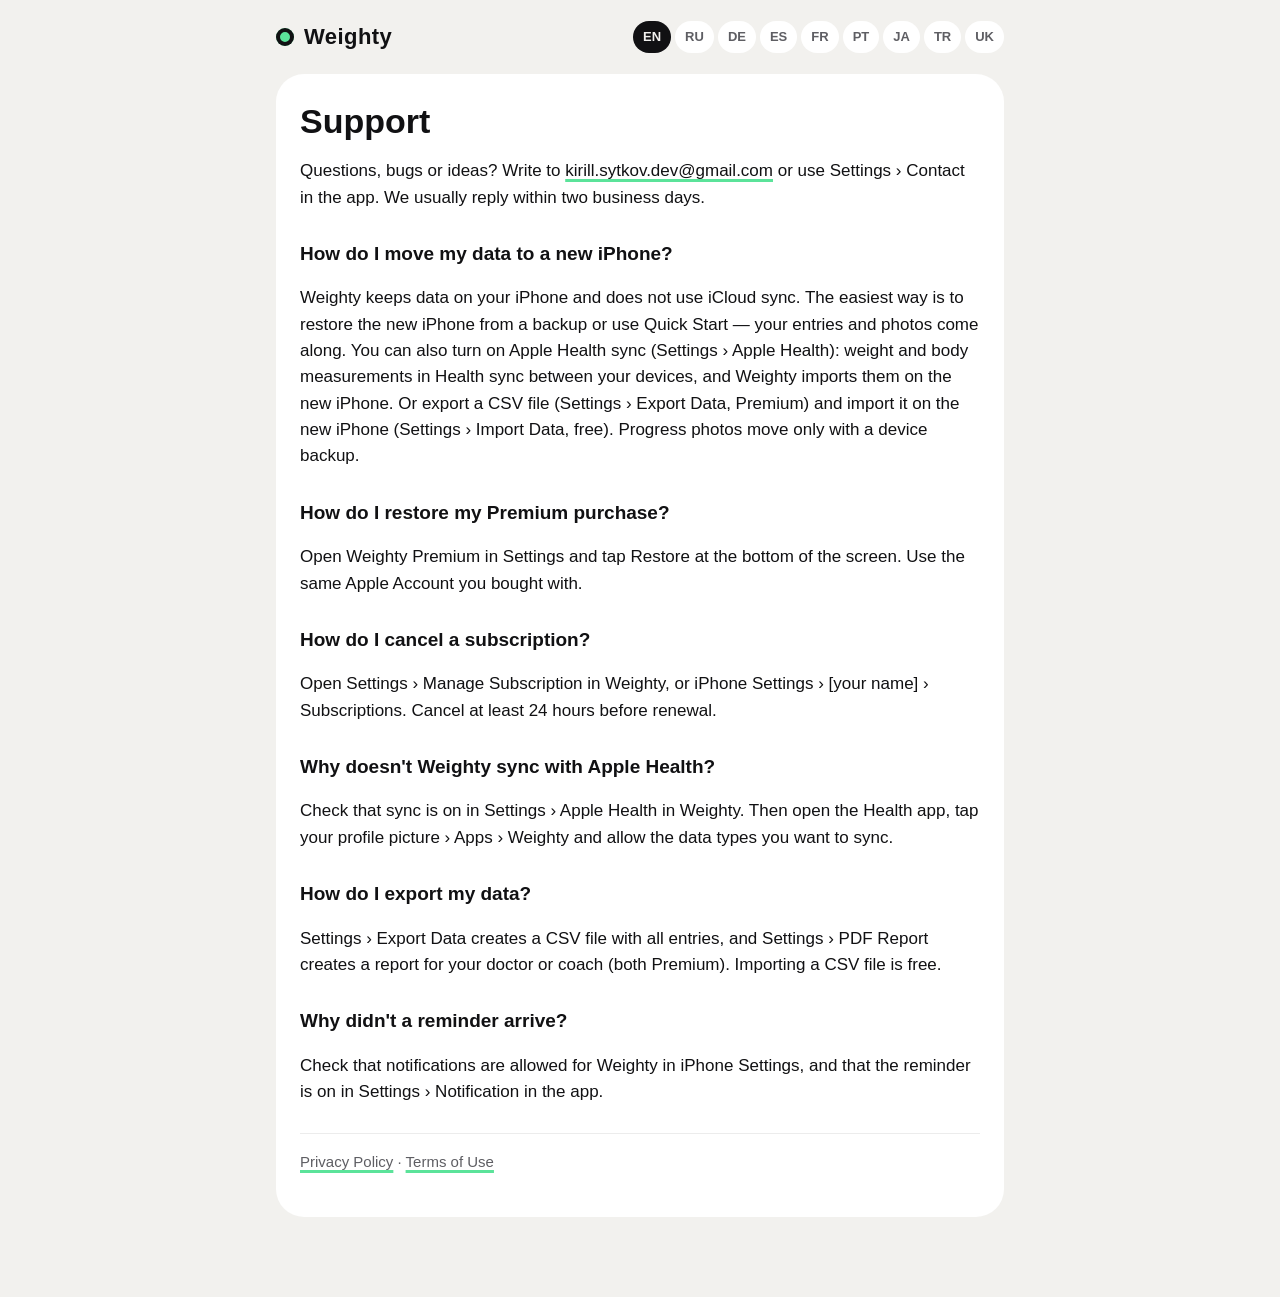
<file: weighty/support.html>
<!doctype html>
<html lang="en">
<head>
<meta charset="utf-8">
<meta name="viewport" content="width=device-width, initial-scale=1">
<title>Weighty — Support</title>
<link rel="stylesheet" href="style.css">
</head>
<body>
<header>
  <a class="brand" href="./"><span class="dot"></span>Weighty</a>
  <nav class="langs">
    <a href="#en">EN</a><a href="#ru">RU</a><a href="#de">DE</a><a href="#es">ES</a><a href="#fr">FR</a><a href="#pt">PT</a><a href="#ja">JA</a><a href="#tr">TR</a><a href="#uk">UK</a>
  </nav>
</header>
<main>

<section id="en" lang="en">
<h1>Support</h1>
<p>Questions, bugs or ideas? Write to <a href="mailto:kirill.sytkov.dev@gmail.com">kirill.sytkov.dev@gmail.com</a> or use Settings › Contact in the app. We usually reply within two business days.</p>
<h2>How do I move my data to a new iPhone?</h2>
<p>Weighty keeps data on your iPhone and does not use iCloud sync. The easiest way is to restore the new iPhone from a backup or use Quick Start — your entries and photos come along. You can also turn on Apple Health sync (Settings › Apple Health): weight and body measurements in Health sync between your devices, and Weighty imports them on the new iPhone. Or export a CSV file (Settings › Export Data, Premium) and import it on the new iPhone (Settings › Import Data, free). Progress photos move only with a device backup.</p>
<h2>How do I restore my Premium purchase?</h2>
<p>Open Weighty Premium in Settings and tap Restore at the bottom of the screen. Use the same Apple Account you bought with.</p>
<h2>How do I cancel a subscription?</h2>
<p>Open Settings › Manage Subscription in Weighty, or iPhone Settings › [your name] › Subscriptions. Cancel at least 24 hours before renewal.</p>
<h2>Why doesn't Weighty sync with Apple Health?</h2>
<p>Check that sync is on in Settings › Apple Health in Weighty. Then open the Health app, tap your profile picture › Apps › Weighty and allow the data types you want to sync.</p>
<h2>How do I export my data?</h2>
<p>Settings › Export Data creates a CSV file with all entries, and Settings › PDF Report creates a report for your doctor or coach (both Premium). Importing a CSV file is free.</p>
<h2>Why didn't a reminder arrive?</h2>
<p>Check that notifications are allowed for Weighty in iPhone Settings, and that the reminder is on in Settings › Notification in the app.</p>
<p class="links"><a href="privacy.html#en">Privacy Policy</a> · <a href="https://www.apple.com/legal/internet-services/itunes/dev/stdeula/">Terms of Use</a></p>
</section>

<section id="ru" lang="ru">
<h1>Поддержка</h1>
<p>Вопросы, ошибки или идеи? Пишите на <a href="mailto:kirill.sytkov.dev@gmail.com">kirill.sytkov.dev@gmail.com</a> или через «Настройки › Контакты» в приложении. Обычно отвечаем в течение двух рабочих дней.</p>
<h2>Как перенести данные на новый iPhone?</h2>
<p>Weighty хранит данные на iPhone и не использует синхронизацию через iCloud. Проще всего восстановить новый iPhone из резервной копии или перенести данные через «Быстрое начало» — записи и фото переедут вместе с ним. Можно также включить синхронизацию с «Здоровьем» («Настройки › Здоровье»): вес и замеры тела в «Здоровье» синхронизируются между вашими устройствами, и Weighty импортирует их на новом iPhone. Или выгрузите CSV («Настройки › Экспорт данных», Premium) и загрузите его на новом iPhone («Настройки › Импорт данных», бесплатно). Фото прогресса переносятся только с резервной копией устройства.</p>
<h2>Как восстановить покупку Premium?</h2>
<p>Откройте Weighty Premium в настройках и нажмите «Восстановить» внизу экрана. Используйте тот же Apple Account, с которого покупали.</p>
<h2>Как отменить подписку?</h2>
<p>«Настройки › Управлять подпиской» в Weighty или «Настройки iPhone › [ваше имя] › Подписки». Отмените минимум за 24 часа до продления.</p>
<h2>Почему Weighty не синхронизируется со «Здоровьем»?</h2>
<p>Проверьте, что синхронизация включена в Weighty: «Настройки › Здоровье». Затем откройте приложение «Здоровье», нажмите на фото профиля › «Приложения» › Weighty и разрешите нужные типы данных.</p>
<h2>Как выгрузить данные?</h2>
<p>«Настройки › Экспорт данных» создаёт CSV со всеми записями, а «Настройки › PDF-отчёт» — отчёт для врача или тренера (оба — Premium). Импорт CSV бесплатный.</p>
<h2>Почему не пришло напоминание?</h2>
<p>Проверьте, что уведомления для Weighty разрешены в настройках iPhone и что напоминание включено в приложении: «Настройки › Уведомления».</p>
<p class="links"><a href="privacy.html#ru">Политика конфиденциальности</a> · <a href="https://www.apple.com/legal/internet-services/itunes/dev/stdeula/">Условия использования</a></p>
</section>

<section id="de" lang="de">
<h1>Support</h1>
<p>Fragen, Fehler oder Ideen? Schreib an <a href="mailto:kirill.sytkov.dev@gmail.com">kirill.sytkov.dev@gmail.com</a> oder nutze Einstellungen › Kontakt in der App. Wir antworten meist innerhalb von zwei Werktagen.</p>
<h2>Wie übertrage ich meine Daten auf ein neues iPhone?</h2>
<p>Weighty speichert die Daten auf deinem iPhone und nutzt keine iCloud-Synchronisierung. Am einfachsten stellst du das neue iPhone aus einem Backup wieder her oder nutzt den Schnellstart – deine Einträge und Fotos werden mit übertragen. Du kannst auch die Synchronisierung mit Apple Health einschalten (Einstellungen › Health): Gewicht und Körpermaße in Health werden zwischen deinen Geräten synchronisiert, und Weighty importiert sie auf dem neuen iPhone. Oder exportiere eine CSV-Datei (Einstellungen › Daten exportieren, Premium) und importiere sie auf dem neuen iPhone (Einstellungen › Daten importieren, kostenlos). Fortschrittsfotos werden nur mit einem Geräte-Backup übertragen.</p>
<h2>Wie stelle ich meinen Premium-Kauf wieder her?</h2>
<p>Öffne Weighty Premium in den Einstellungen und tippe unten auf dem Bildschirm auf Wiederherstellen. Nutze denselben Apple Account, mit dem du gekauft hast.</p>
<h2>Wie kündige ich ein Abo?</h2>
<p>Öffne Einstellungen › Abo verwalten in Weighty oder iPhone-Einstellungen › [dein Name] › Abonnements. Kündige mindestens 24 Stunden vor der Verlängerung.</p>
<h2>Warum wird Weighty nicht mit Apple Health synchronisiert?</h2>
<p>Prüfe, ob die Synchronisierung in Weighty unter Einstellungen › Health eingeschaltet ist. Öffne dann die Health-App, tippe auf dein Profilbild › Apps › Weighty und erlaube die Datentypen, die synchronisiert werden sollen.</p>
<h2>Wie exportiere ich meine Daten?</h2>
<p>Einstellungen › Daten exportieren erstellt eine CSV-Datei mit allen Einträgen, und Einstellungen › PDF-Bericht erstellt einen Bericht für deine Ärztin, deinen Arzt oder deinen Coach (beides Premium). Der Import einer CSV-Datei ist kostenlos.</p>
<h2>Warum kam keine Erinnerung?</h2>
<p>Prüfe, ob Mitteilungen für Weighty in den iPhone-Einstellungen erlaubt sind und ob die Erinnerung in der App unter Einstellungen › Mitteilungen eingeschaltet ist.</p>
<p class="links"><a href="privacy.html#de">Datenschutzerklärung</a> · <a href="https://www.apple.com/legal/internet-services/itunes/dev/stdeula/">Nutzungsbedingungen</a></p>
</section>

<section id="es" lang="es">
<h1>Soporte</h1>
<p>¿Preguntas, errores o ideas? Escribe a <a href="mailto:kirill.sytkov.dev@gmail.com">kirill.sytkov.dev@gmail.com</a> o usa Ajustes › Contacto en la app. Solemos responder en dos días laborables.</p>
<h2>¿Cómo paso mis datos a un iPhone nuevo?</h2>
<p>Weighty guarda los datos en tu iPhone y no usa la sincronización de iCloud. Lo más fácil es restaurar el iPhone nuevo desde una copia de seguridad o usar Inicio rápido: tus registros y fotos se transfieren contigo. También puedes activar la sincronización con Apple Health (Ajustes › Salud): el peso y las medidas corporales de Salud se sincronizan entre tus dispositivos, y Weighty los importa en el iPhone nuevo. O exporta un archivo CSV (Ajustes › Exportar datos, Premium) e impórtalo en el iPhone nuevo (Ajustes › Importar datos, gratis). Las fotos de progreso solo se transfieren con una copia de seguridad del dispositivo.</p>
<h2>¿Cómo restauro mi compra de Premium?</h2>
<p>Abre Weighty Premium en Ajustes y toca Restaurar en la parte inferior de la pantalla. Usa la misma Apple Account con la que hiciste la compra.</p>
<h2>¿Cómo cancelo una suscripción?</h2>
<p>Abre Ajustes › Gestionar suscripción en Weighty, o Ajustes del iPhone › [tu nombre] › Suscripciones. Cancela al menos 24 horas antes de la renovación.</p>
<h2>¿Por qué Weighty no se sincroniza con Apple Health?</h2>
<p>Comprueba que la sincronización esté activada en Ajustes › Salud de Weighty. Después abre la app Salud, toca tu foto de perfil › Apps › Weighty y permite los tipos de datos que quieras sincronizar.</p>
<h2>¿Cómo exporto mis datos?</h2>
<p>Ajustes › Exportar datos crea un archivo CSV con todos los registros, y Ajustes › Informe en PDF crea un informe para tu médico o entrenador (ambos Premium). Importar un archivo CSV es gratis.</p>
<h2>¿Por qué no llegó un recordatorio?</h2>
<p>Comprueba que las notificaciones de Weighty estén permitidas en los Ajustes del iPhone y que el recordatorio esté activado en la app, en Ajustes › Notificaciones.</p>
<p class="links"><a href="privacy.html#es">Política de privacidad</a> · <a href="https://www.apple.com/legal/internet-services/itunes/dev/stdeula/">Condiciones de uso</a></p>
</section>

<section id="fr" lang="fr">
<h1>Assistance</h1>
<p>Des questions, des bugs ou des idées ? Écrivez à <a href="mailto:kirill.sytkov.dev@gmail.com">kirill.sytkov.dev@gmail.com</a> ou utilisez Réglages › Contact dans l’app. Nous répondons généralement sous deux jours ouvrés.</p>
<h2>Comment transférer mes données vers un nouvel iPhone ?</h2>
<p>Weighty conserve les données sur votre iPhone et n’utilise pas la synchronisation iCloud. Le plus simple est de restaurer le nouvel iPhone à partir d’une sauvegarde ou d’utiliser le Démarrage rapide : vos entrées et vos photos suivent. Vous pouvez aussi activer la synchronisation avec Apple Health (Réglages › Santé) : le poids et les mensurations dans Santé se synchronisent entre vos appareils, et Weighty les importe sur le nouvel iPhone. Ou exportez un fichier CSV (Réglages › Exporter les données, Premium) et importez-le sur le nouvel iPhone (Réglages › Importer des données, gratuit). Les photos de progression ne sont transférées qu’avec une sauvegarde de l’appareil.</p>
<h2>Comment restaurer mon achat Premium ?</h2>
<p>Ouvrez Weighty Premium dans les réglages et touchez Restaurer en bas de l’écran. Utilisez le même Apple Account que pour l’achat.</p>
<h2>Comment résilier un abonnement ?</h2>
<p>Ouvrez Réglages › Gérer l’abonnement dans Weighty, ou Réglages de l’iPhone › [votre nom] › Abonnements. Résiliez au moins 24 heures avant le renouvellement.</p>
<h2>Pourquoi Weighty ne se synchronise-t-il pas avec Apple Health ?</h2>
<p>Vérifiez que la synchronisation est activée dans Weighty : Réglages › Santé. Ouvrez ensuite l’app Santé, touchez votre photo de profil › Apps › Weighty et autorisez les types de données à synchroniser.</p>
<h2>Comment exporter mes données ?</h2>
<p>Réglages › Exporter les données crée un fichier CSV avec toutes les entrées, et Réglages › Rapport PDF crée un rapport pour votre médecin ou votre coach (les deux sont Premium). L’import d’un fichier CSV est gratuit.</p>
<h2>Pourquoi n’ai-je pas reçu de rappel ?</h2>
<p>Vérifiez que les notifications sont autorisées pour Weighty dans les réglages de l’iPhone et que le rappel est activé dans l’app : Réglages › Notifications.</p>
<p class="links"><a href="privacy.html#fr">Politique de confidentialité</a> · <a href="https://www.apple.com/legal/internet-services/itunes/dev/stdeula/">Conditions d’utilisation</a></p>
</section>

<section id="pt" lang="pt-BR">
<h1>Suporte</h1>
<p>Dúvidas, bugs ou ideias? Escreva para <a href="mailto:kirill.sytkov.dev@gmail.com">kirill.sytkov.dev@gmail.com</a> ou use Ajustes › Contato no app. Geralmente respondemos em até dois dias úteis.</p>
<h2>Como passo meus dados para um iPhone novo?</h2>
<p>O Weighty guarda os dados no seu iPhone e não usa a sincronização do iCloud. O jeito mais fácil é restaurar o iPhone novo a partir de um backup ou usar o Início Rápido: seus registros e fotos vão junto. Você também pode ativar a sincronização com o Apple Health (Ajustes › Saúde): o peso e as medidas corporais no Saúde são sincronizados entre seus dispositivos, e o Weighty os importa no iPhone novo. Ou exporte um arquivo CSV (Ajustes › Exportar dados, Premium) e importe no iPhone novo (Ajustes › Importar dados, grátis). As fotos de progresso só são transferidas com um backup do dispositivo.</p>
<h2>Como restauro minha compra do Premium?</h2>
<p>Abra o Weighty Premium em Ajustes e toque em Restaurar na parte de baixo da tela. Use o mesmo Apple Account com o qual você comprou.</p>
<h2>Como cancelo uma assinatura?</h2>
<p>Abra Ajustes › Gerenciar assinatura no Weighty, ou Ajustes do iPhone › [seu nome] › Assinaturas. Cancele pelo menos 24 horas antes da renovação.</p>
<h2>Por que o Weighty não sincroniza com o Apple Health?</h2>
<p>Confira se a sincronização está ativada no Weighty, em Ajustes › Saúde. Depois abra o app Saúde, toque na sua foto de perfil › Apps › Weighty e permita os tipos de dados que quer sincronizar.</p>
<h2>Como exporto meus dados?</h2>
<p>Ajustes › Exportar dados cria um arquivo CSV com todos os registros, e Ajustes › Relatório em PDF cria um relatório para seu médico ou treinador (ambos Premium). Importar um arquivo CSV é grátis.</p>
<h2>Por que um lembrete não chegou?</h2>
<p>Confira se as notificações do Weighty estão permitidas nos Ajustes do iPhone e se o lembrete está ativado no app, em Ajustes › Notificações.</p>
<p class="links"><a href="privacy.html#pt">Política de privacidade</a> · <a href="https://www.apple.com/legal/internet-services/itunes/dev/stdeula/">Termos de Uso</a></p>
</section>

<section id="ja" lang="ja">
<h1>サポート</h1>
<p>ご質問、不具合、ご要望はありませんか？ <a href="mailto:kirill.sytkov.dev@gmail.com">kirill.sytkov.dev@gmail.com</a>までご連絡いただくか、アプリの「設定」›「お問い合わせ」をご利用ください。通常、2営業日以内に返信いたします。</p>
<h2>データを新しいiPhoneに移すには？</h2>
<p>Weightyはデータをお使いのiPhoneに保存し、iCloud同期は使用しません。もっとも簡単なのは、新しいiPhoneをバックアップから復元するか、クイックスタートを使う方法です。記録と写真も一緒に移行されます。Apple Healthとの同期（「設定」›「ヘルスケア」）をオンにすることもできます。ヘルスケアの体重と体の計測値はお使いのデバイス間で同期され、Weightyが新しいiPhoneに読み込みます。または、CSVファイルを書き出し（「設定」›「データを書き出す」、Premium）、新しいiPhoneで読み込みます（「設定」›「データを読み込む」、無料）。経過写真は、デバイスのバックアップでのみ移行できます。</p>
<h2>Premiumの購入を復元するには？</h2>
<p>設定でWeighty Premiumを開き、画面の下にある「復元」をタップしてください。購入時と同じApple Accountを使用してください。</p>
<h2>サブスクリプションを解約するには？</h2>
<p>Weightyの「設定」›「サブスクリプションを管理」、またはiPhoneの「設定」›［お客様の名前］›「サブスクリプション」を開きます。更新の24時間以上前に解約してください。</p>
<h2>WeightyがApple Healthと同期されないのはなぜ？</h2>
<p>Weightyの「設定」›「ヘルスケア」で同期がオンになっているか確認してください。次に「ヘルスケア」Appを開き、プロフィール写真をタップして›「App」›「Weighty」を選び、同期したいデータの種類を許可してください。</p>
<h2>データを書き出すには？</h2>
<p>「設定」›「データを書き出す」ですべての記録を含むCSVファイルを作成でき、「設定」›「PDFレポート」で医師やコーチ向けのレポートを作成できます（どちらもPremium）。CSVファイルの読み込みは無料です。</p>
<h2>リマインダーが届かないのはなぜ？</h2>
<p>iPhoneの「設定」でWeightyの通知が許可されているか、また、アプリの「設定」›「通知」でリマインダーがオンになっているか確認してください。</p>
<p class="links"><a href="privacy.html#ja">プライバシーポリシー</a> · <a href="https://www.apple.com/legal/internet-services/itunes/dev/stdeula/">利用規約</a></p>
</section>

<section id="tr" lang="tr">
<h1>Destek</h1>
<p>Sorunuz, hata bildiriminiz veya fikriniz mi var? <a href="mailto:kirill.sytkov.dev@gmail.com">kirill.sytkov.dev@gmail.com</a> adresine yazın ya da uygulamada Ayarlar › İletişim bölümünü kullanın. Genellikle iki iş günü içinde yanıtlarız.</p>
<h2>Verilerimi yeni iPhone'a nasıl taşırım?</h2>
<p>Weighty verileri iPhone'unuzda saklar ve iCloud eşitlemesini kullanmaz. En kolayı, yeni iPhone'u bir yedekten geri yüklemek veya Hızlı Başlangıç'ı kullanmaktır; kayıtlarınız ve fotoğraflarınız da taşınır. Ayrıca Apple Health eşitlemesini açabilirsiniz (Ayarlar › Sağlık): Sağlık'taki kilo ve vücut ölçüleri cihazlarınız arasında eşitlenir ve Weighty bunları yeni iPhone'a aktarır. Ya da bir CSV dosyasını dışa aktarın (Ayarlar › Verileri Dışa Aktar, Premium) ve yeni iPhone'a aktarın (Ayarlar › Verileri İçe Aktar, ücretsiz). İlerleme fotoğrafları yalnızca cihaz yedeğiyle taşınır.</p>
<h2>Premium satın alımımı nasıl geri yüklerim?</h2>
<p>Ayarlar'da Weighty Premium'u açın ve ekranın altındaki Geri Yükle'ye dokunun. Satın aldığınız Apple Account hesabını kullanın.</p>
<h2>Aboneliği nasıl iptal ederim?</h2>
<p>Weighty'de Ayarlar › Aboneliği Yönet'i veya iPhone Ayarları › [adınız] › Abonelikler'i açın. Yenilemeden en az 24 saat önce iptal edin.</p>
<h2>Weighty neden Apple Health ile eşitlenmiyor?</h2>
<p>Weighty'de Ayarlar › Sağlık bölümünde eşitlemenin açık olduğunu kontrol edin. Ardından Sağlık uygulamasını açın, profil fotoğrafınıza dokunun › Uygulamalar › Weighty'yi seçin ve eşitlemek istediğiniz veri türlerine izin verin.</p>
<h2>Verilerimi nasıl dışa aktarırım?</h2>
<p>Ayarlar › Verileri Dışa Aktar tüm kayıtları içeren bir CSV dosyası oluşturur, Ayarlar › PDF Rapor ise doktorunuz veya koçunuz için bir rapor oluşturur (ikisi de Premium). CSV dosyasını içe aktarmak ücretsizdir.</p>
<h2>Hatırlatma neden gelmedi?</h2>
<p>iPhone Ayarları'nda Weighty için bildirimlerin açık olduğunu ve hatırlatmanın uygulamada Ayarlar › Bildirimler bölümünde açık olduğunu kontrol edin.</p>
<p class="links"><a href="privacy.html#tr">Gizlilik Politikası</a> · <a href="https://www.apple.com/legal/internet-services/itunes/dev/stdeula/">Kullanım Koşulları</a></p>
</section>

<section id="uk" lang="uk">
<h1>Підтримка</h1>
<p>Запитання, помилки чи ідеї? Пишіть на <a href="mailto:kirill.sytkov.dev@gmail.com">kirill.sytkov.dev@gmail.com</a> або через «Параметри › Контакти» в програмі. Зазвичай відповідаємо протягом двох робочих днів.</p>
<h2>Як перенести дані на новий iPhone?</h2>
<p>Weighty зберігає дані на iPhone і не використовує синхронізацію через iCloud. Найпростіше відновити новий iPhone з резервної копії або перенести дані через «Швидкий початок» — записи й фото переїдуть разом з ним. Можна також увімкнути синхронізацію зі «Здоровʼям» («Параметри › Здоровʼя»): вага й заміри тіла у «Здоровʼї» синхронізуються між вашими пристроями, і Weighty імпортує їх на новому iPhone. Або експортуйте CSV («Параметри › Експорт даних», Premium) і завантажте його на новому iPhone («Параметри › Імпорт даних», безкоштовно). Фото прогресу переносяться лише з резервною копією пристрою.</p>
<h2>Як відновити покупку Premium?</h2>
<p>Відкрийте Weighty Premium у параметрах і торкніться «Відновити» внизу екрана. Використовуйте той самий Apple Account, з якого купували.</p>
<h2>Як скасувати підписку?</h2>
<p>«Параметри › Керувати підпискою» у Weighty або «Параметри iPhone › [ваше імʼя] › Підписки». Скасуйте щонайменше за 24 години до продовження.</p>
<h2>Чому Weighty не синхронізується зі «Здоровʼям»?</h2>
<p>Переконайтеся, що синхронізацію ввімкнено у Weighty: «Параметри › Здоровʼя». Потім відкрийте програму «Здоровʼя», торкніться фото профілю › «Програми» › Weighty й дозвольте потрібні типи даних.</p>
<h2>Як експортувати дані?</h2>
<p>«Параметри › Експорт даних» створює CSV з усіма записами, а «Параметри › PDF-звіт» — звіт для лікаря або тренера (обидва — Premium). Імпорт CSV безкоштовний.</p>
<h2>Чому не прийшло нагадування?</h2>
<p>Переконайтеся, що сповіщення для Weighty дозволено в параметрах iPhone і що нагадування ввімкнено в програмі: «Параметри › Сповіщення».</p>
<p class="links"><a href="privacy.html#uk">Політика конфіденційності</a> · <a href="https://www.apple.com/legal/internet-services/itunes/dev/stdeula/">Умови використання</a></p>
</section>

</main>
<script src="lang.js"></script>
</body>
</html>
</file>
<file: pintory/style.css>
:root { --bg:#FBF8F2; --card:#FFFFFF; --ink:#22160B; --ink2:#8A7458; --line:#EEE5D6; --accent:#F3B14A; --accentText:#D0861A; --stout:#2B1A0E; --onStout:#FBF3E4; }
@media (prefers-color-scheme: dark) { :root { --bg:#15100A; --card:#211810; --ink:#F6ECDB; --ink2:#A8977F; --line:#30241A; --accentText:#F3B14A; --stout:#0F0B07; } }
* { box-sizing: border-box; }
body { margin:0; background:var(--bg); color:var(--ink); font:17px/1.55 -apple-system, BlinkMacSystemFont, "SF Pro Text", "Segoe UI", Roboto, sans-serif; }
header { max-width:760px; margin:0 auto; padding:20px 16px; display:flex; align-items:center; justify-content:space-between; gap:12px; flex-wrap:wrap; }
.brand { font-weight:800; font-size:22px; letter-spacing:.02em; color:var(--ink); text-decoration:none; display:flex; align-items:center; gap:10px; }
.dot { width:18px; height:18px; border-radius:50%; background:var(--accent); box-shadow: inset 0 0 0 4px var(--stout); }
.langs { display:flex; gap:4px; flex-wrap:wrap; }
.langs a { color:var(--ink2); text-decoration:none; font-size:13px; font-weight:600; padding:6px 10px; border-radius:999px; background:var(--card); border:1px solid var(--line); }
.langs a.active { background:var(--stout); color:var(--onStout); border-color:var(--stout); }
main { max-width:760px; margin:0 auto; padding:0 16px 64px; }
section { background:var(--card); border:1px solid var(--line); border-radius:28px; padding:28px 24px; margin-bottom:16px; }
h1 { font-size:34px; line-height:1.15; margin:0 0 6px; font-weight:800; }
h2 { font-size:19px; margin:28px 0 6px; }
.meta { color:var(--ink2); font-size:14px; margin:0 0 20px; }
p, li { color:var(--ink); }
ul { padding-left:20px; }
a { color:inherit; text-decoration-color: var(--accent); text-decoration-thickness:3px; text-underline-offset:3px; }
.links { margin-top:28px; padding-top:16px; border-top:1px solid var(--line); color:var(--ink2); font-size:15px; }
.hero { text-align:center; padding:48px 24px; }
.hero p { color:var(--ink2); }
.contact { padding:16px 18px; border-radius:16px; background:var(--bg); border:1px solid var(--line); }
.contact p { margin:0; }
.js section { display:none; }
.js section.shown { display:block; }
</file>
<file: weighty/style.css>
:root { --bg:#F2F1EE; --card:#FFFFFF; --ink:#111113; --ink2:#5E5E63; --line:rgba(17,17,19,.08); --accent:#5BE39A; }
@media (prefers-color-scheme: dark) { :root { --bg:#0A0A0B; --card:#161618; --ink:#F5F5F2; --ink2:#A1A1A6; --line:rgba(255,255,255,.08); } }
* { box-sizing: border-box; }
body { margin:0; background:var(--bg); color:var(--ink); font:17px/1.55 -apple-system, BlinkMacSystemFont, "SF Pro Text", "Segoe UI", Roboto, sans-serif; }
header { max-width:760px; margin:0 auto; padding:20px 16px; display:flex; align-items:center; justify-content:space-between; gap:12px; flex-wrap:wrap; }
.brand { font-weight:800; font-size:22px; letter-spacing:.02em; color:var(--ink); text-decoration:none; display:flex; align-items:center; gap:10px; font-stretch:125%; }
.dot { width:18px; height:18px; border-radius:50%; background:var(--accent); box-shadow: inset 0 0 0 4px #111113; }
.langs { display:flex; gap:4px; flex-wrap:wrap; }
.langs a { color:var(--ink2); text-decoration:none; font-size:13px; font-weight:600; padding:6px 10px; border-radius:999px; background:var(--card); }
.langs a.active { background:var(--ink); color:var(--bg); }
main { max-width:760px; margin:0 auto; padding:0 16px 64px; }
section { background:var(--card); border-radius:28px; padding:28px 24px; margin-bottom:16px; }
h1 { font-size:34px; line-height:1.15; margin:0 0 6px; font-weight:800; font-stretch:125%; }
h2 { font-size:19px; margin:28px 0 6px; }
.meta { color:var(--ink2); font-size:14px; margin:0 0 20px; }
p, li { color:var(--ink); }
ul { padding-left:20px; }
a { color:inherit; text-decoration-color: var(--accent); text-decoration-thickness:3px; text-underline-offset:3px; }
.links { margin-top:28px; padding-top:16px; border-top:1px solid var(--line); color:var(--ink2); font-size:15px; }
.hero { text-align:center; padding:48px 24px; }
.hero p { color:var(--ink2); }
.js section { display:none; }
.js section.shown { display:block; }
</file>
